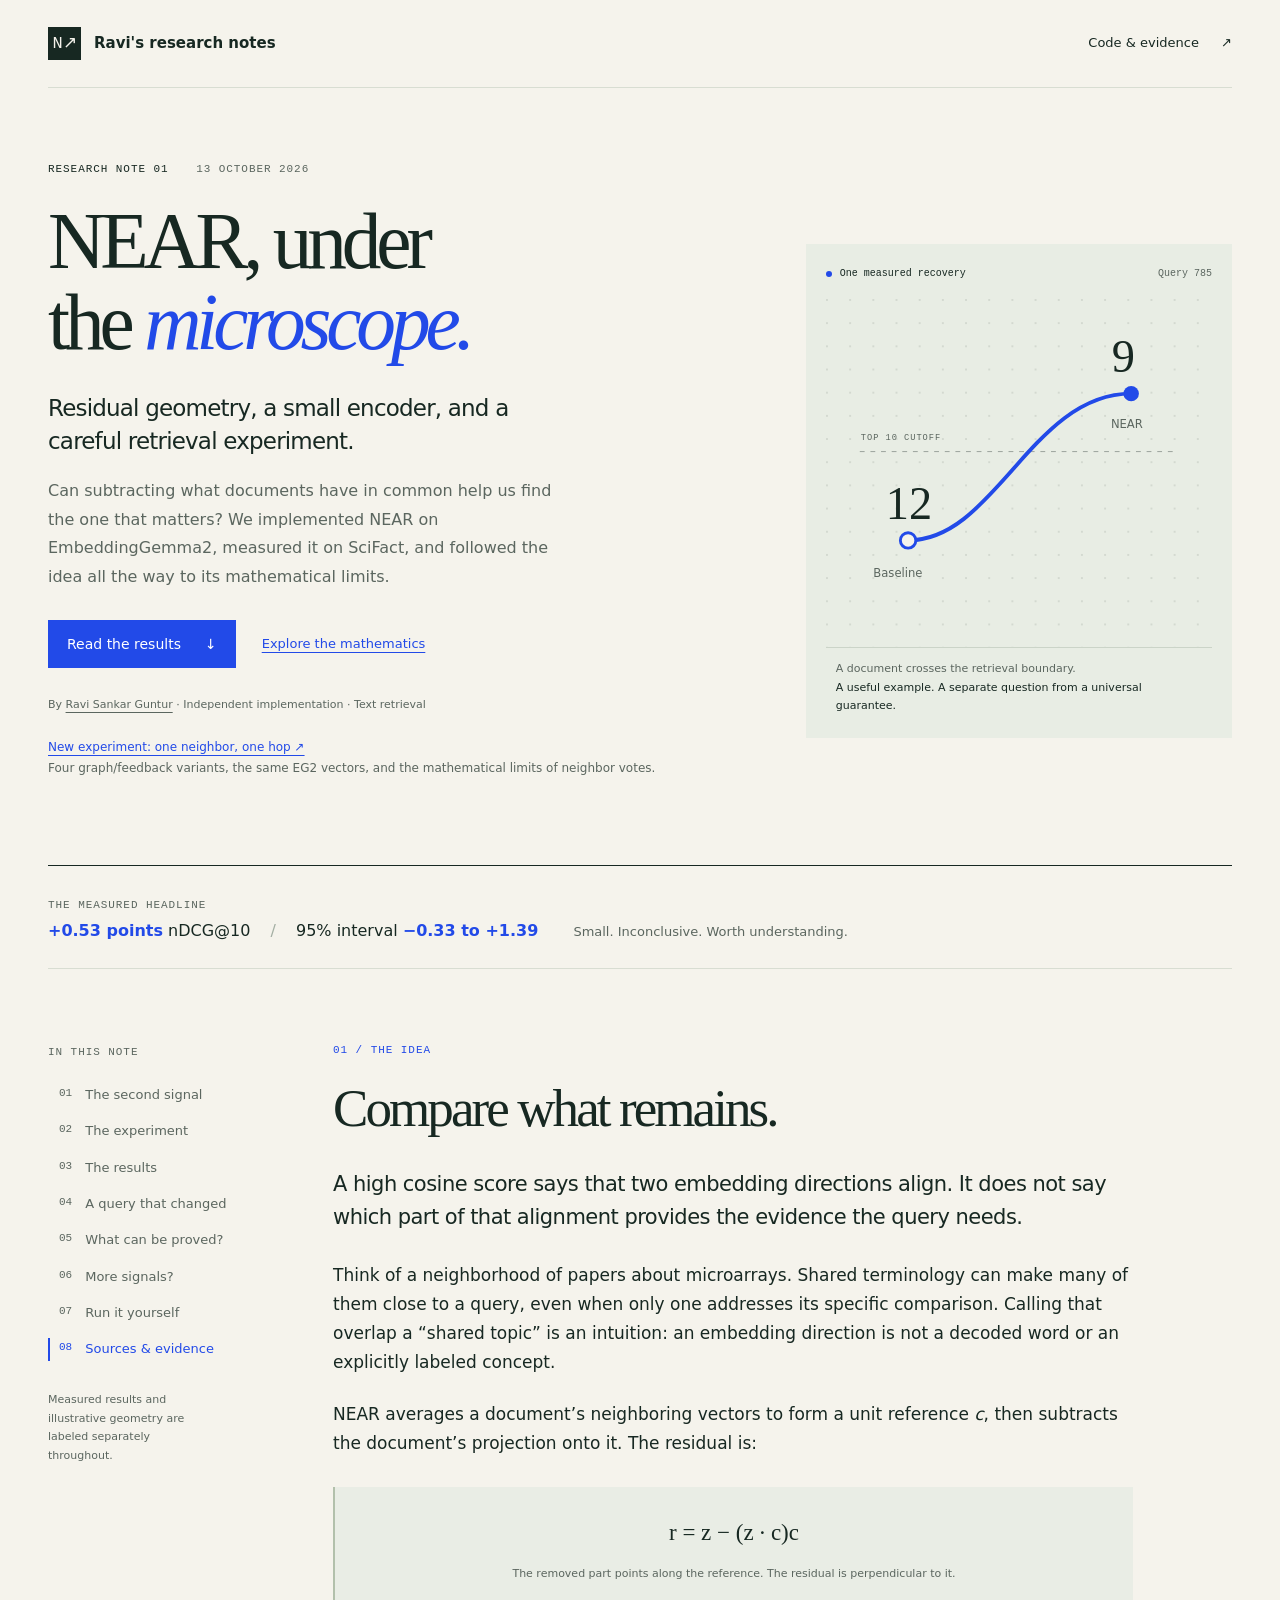
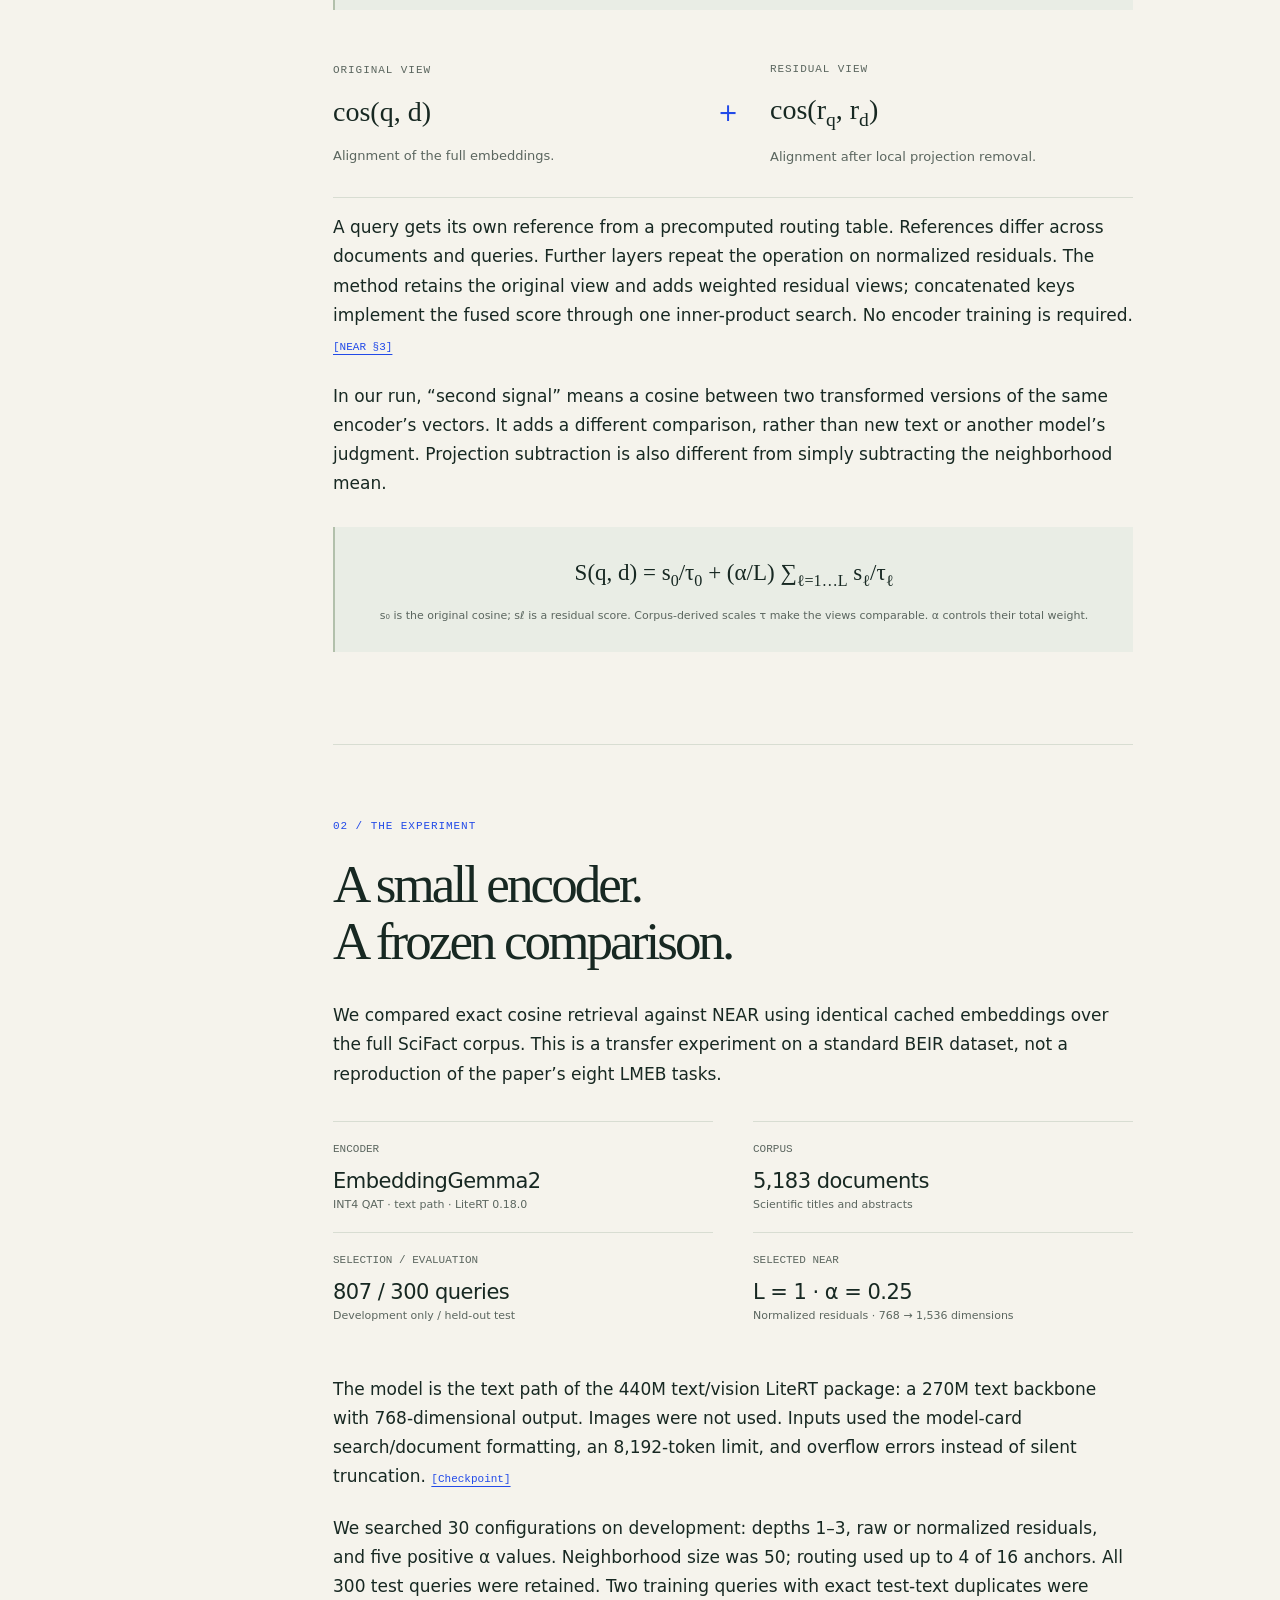
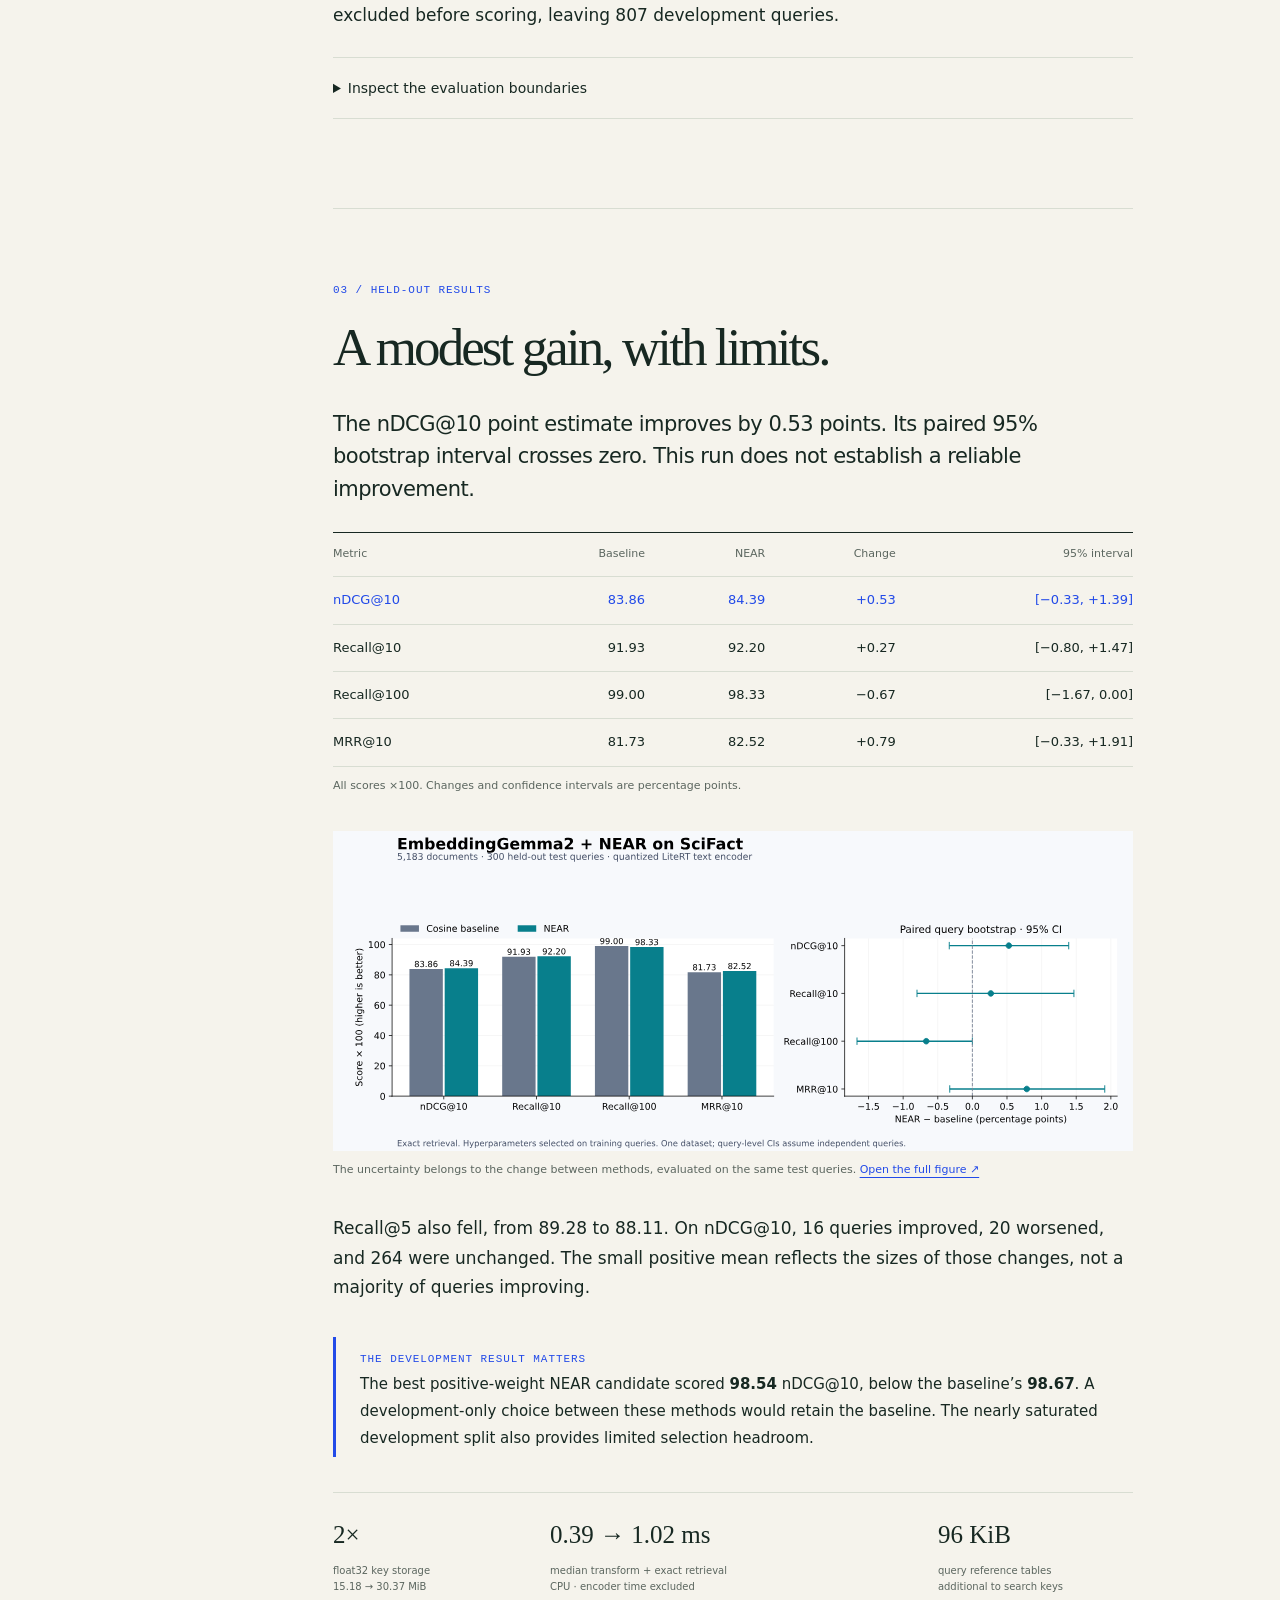
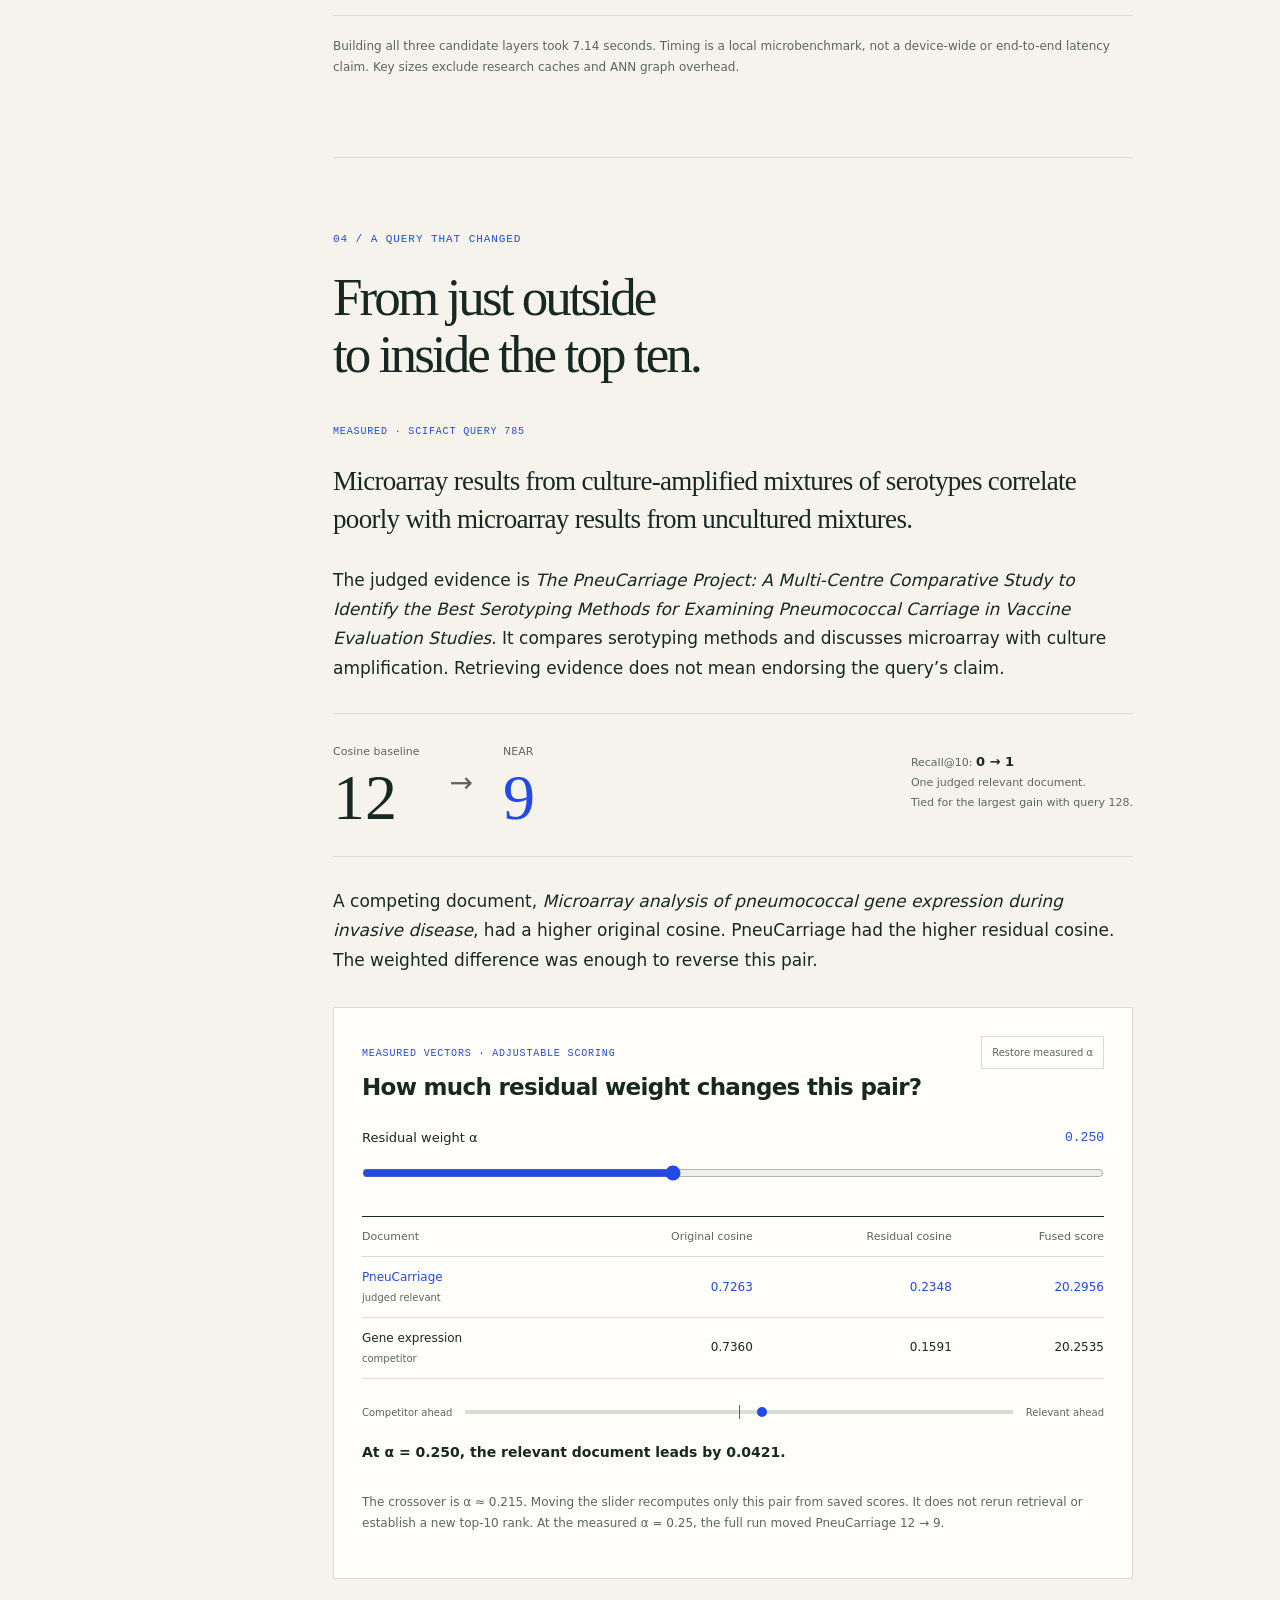
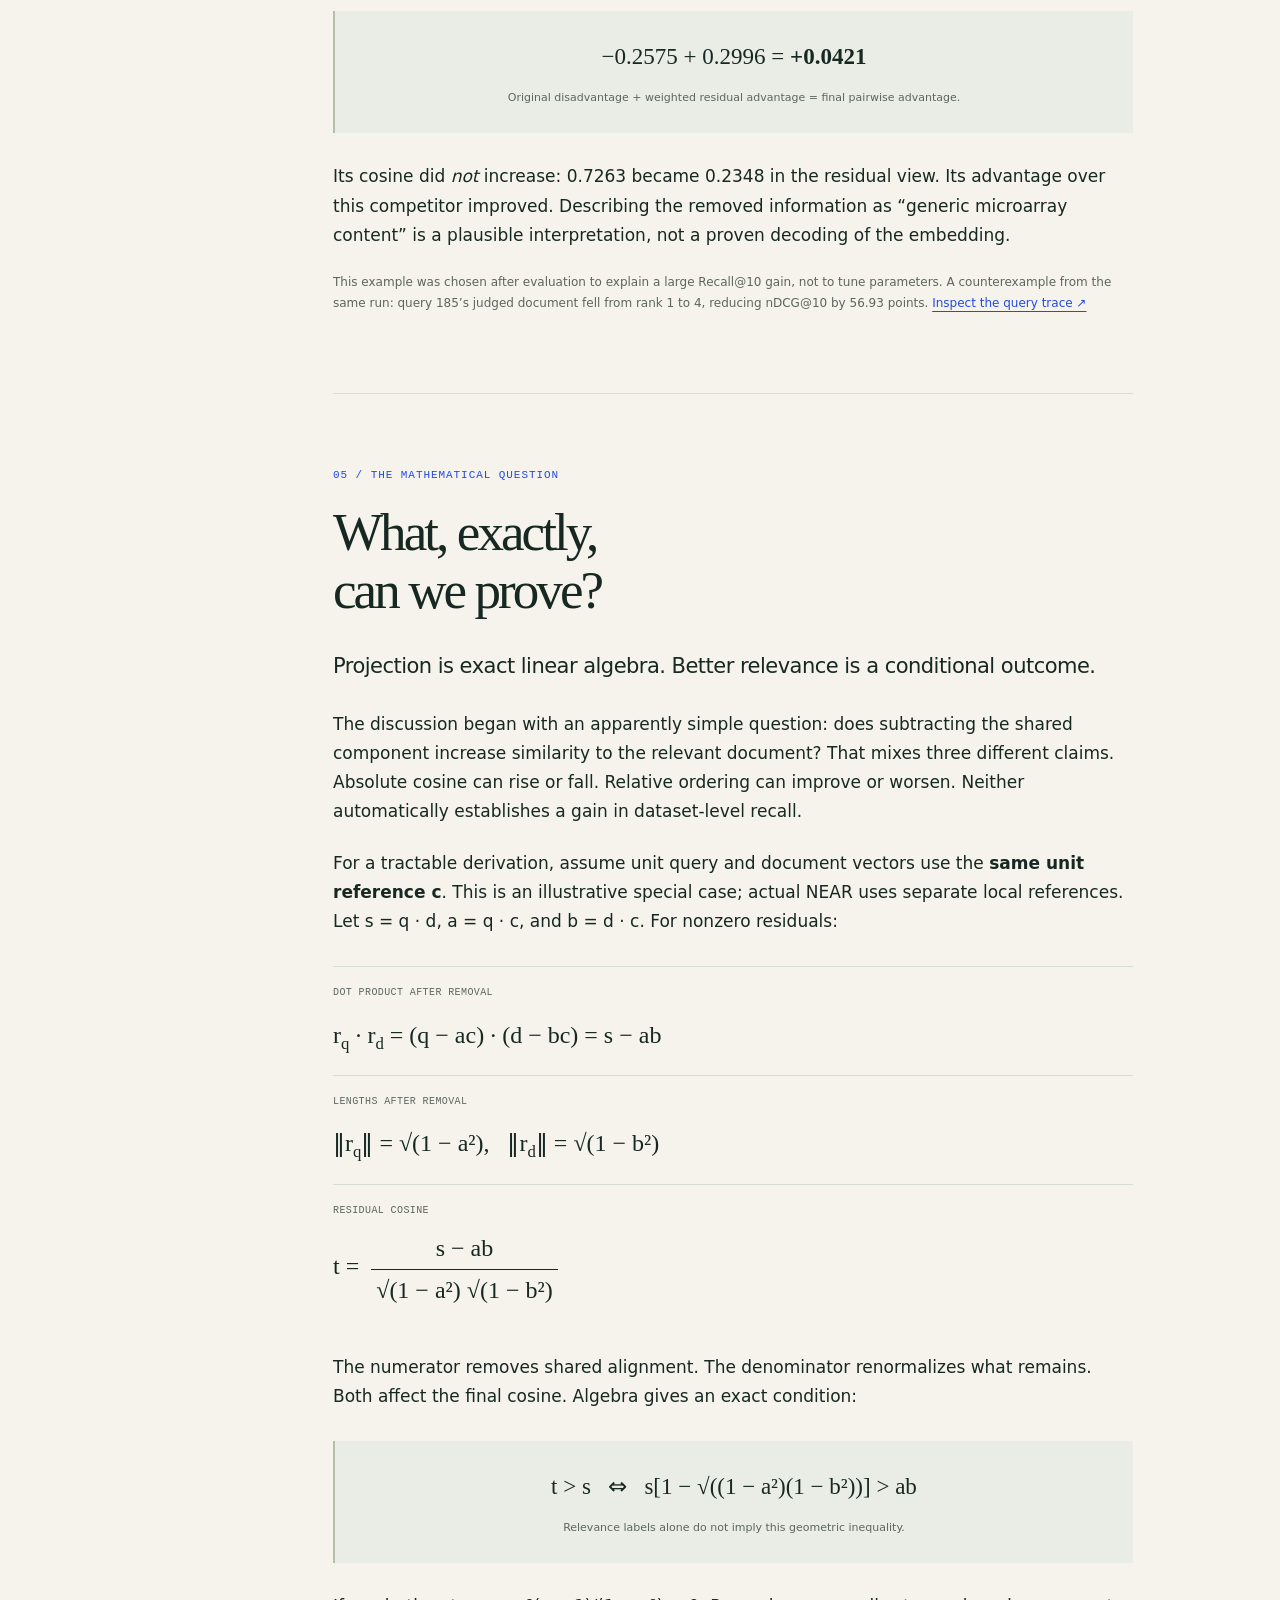
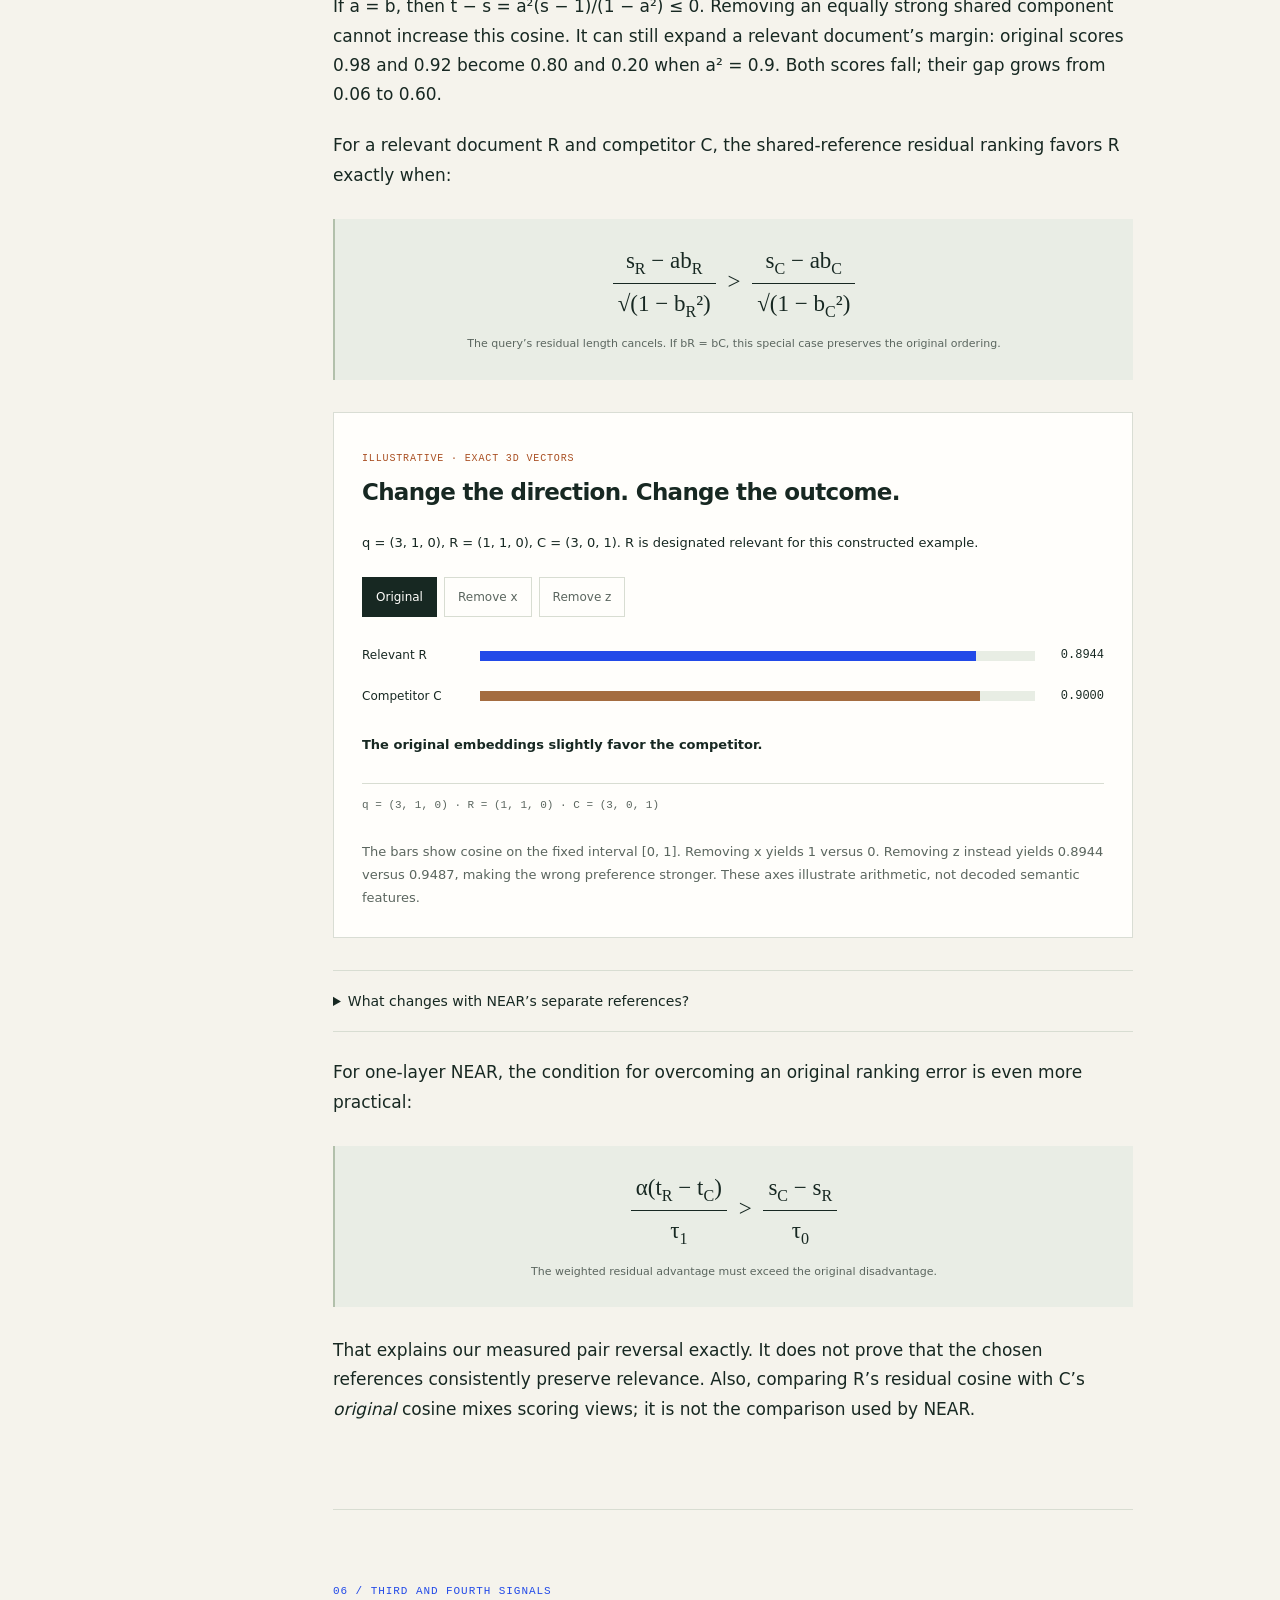
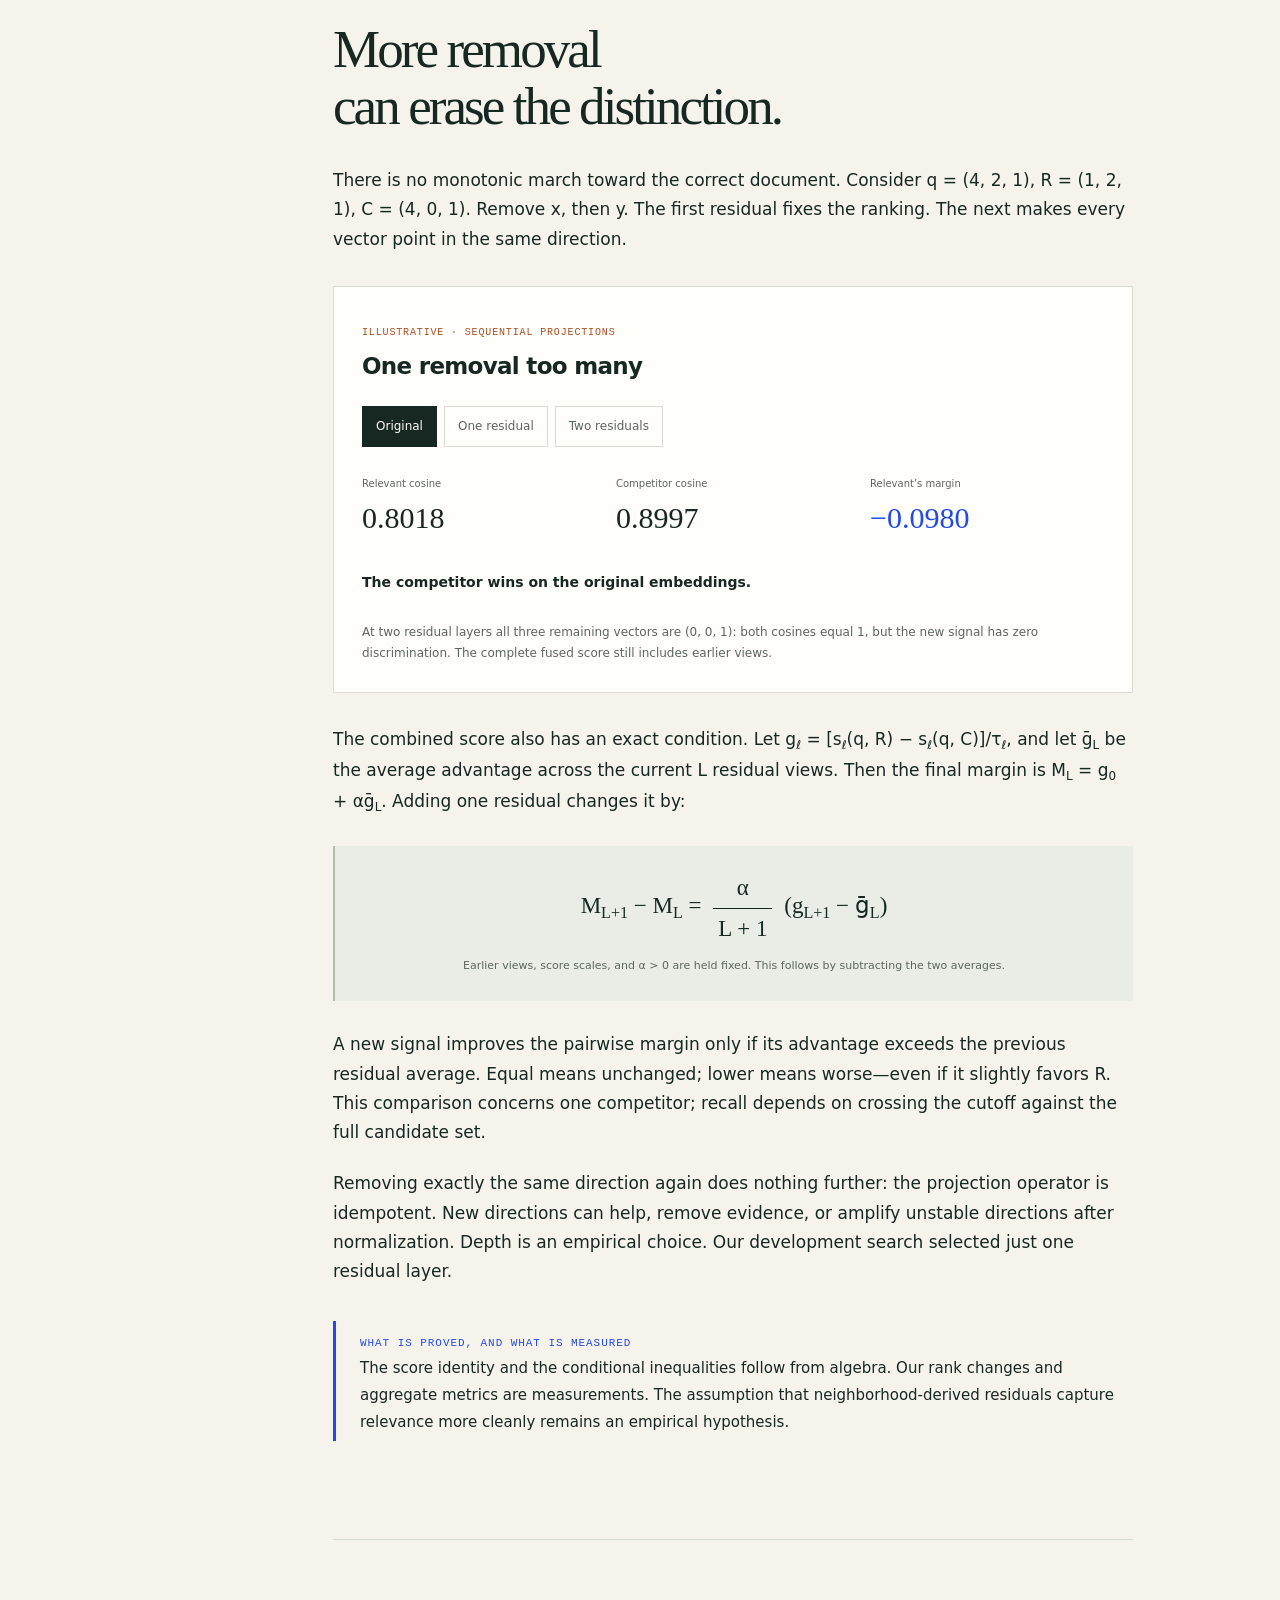
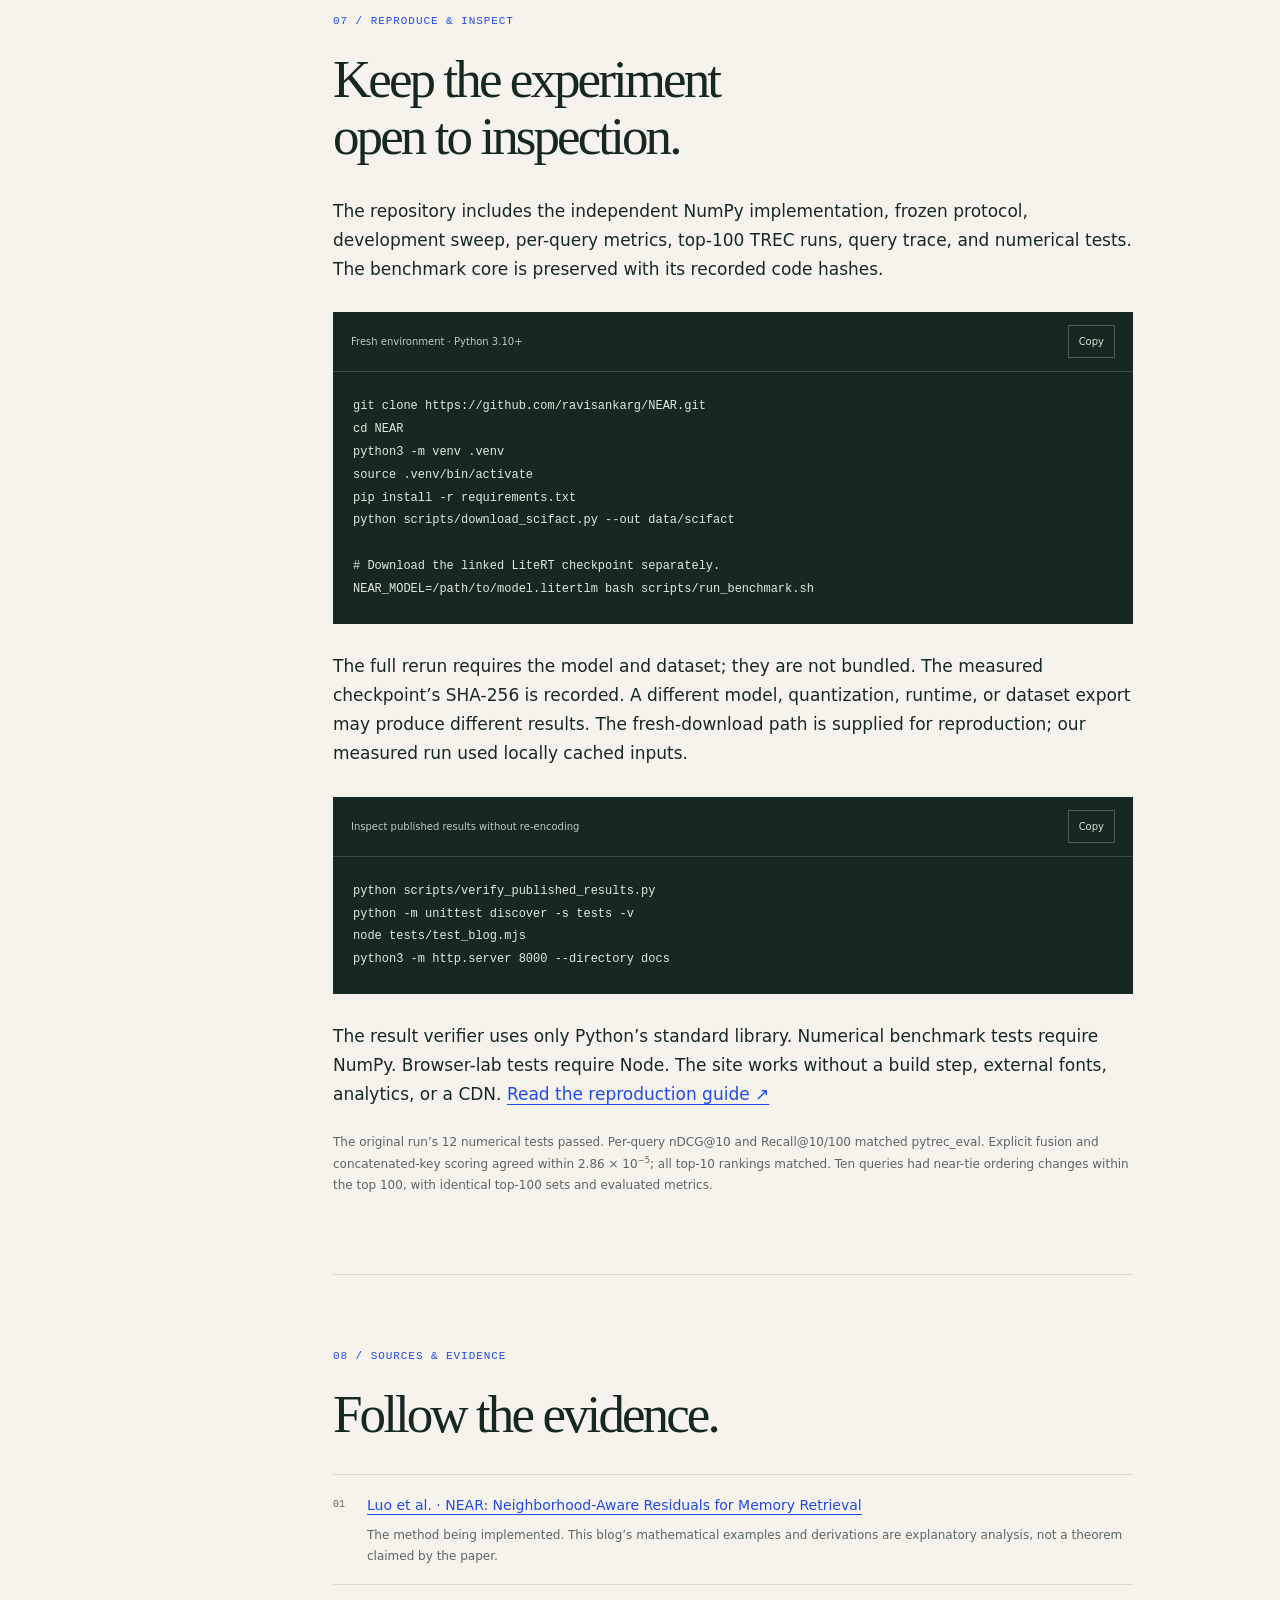
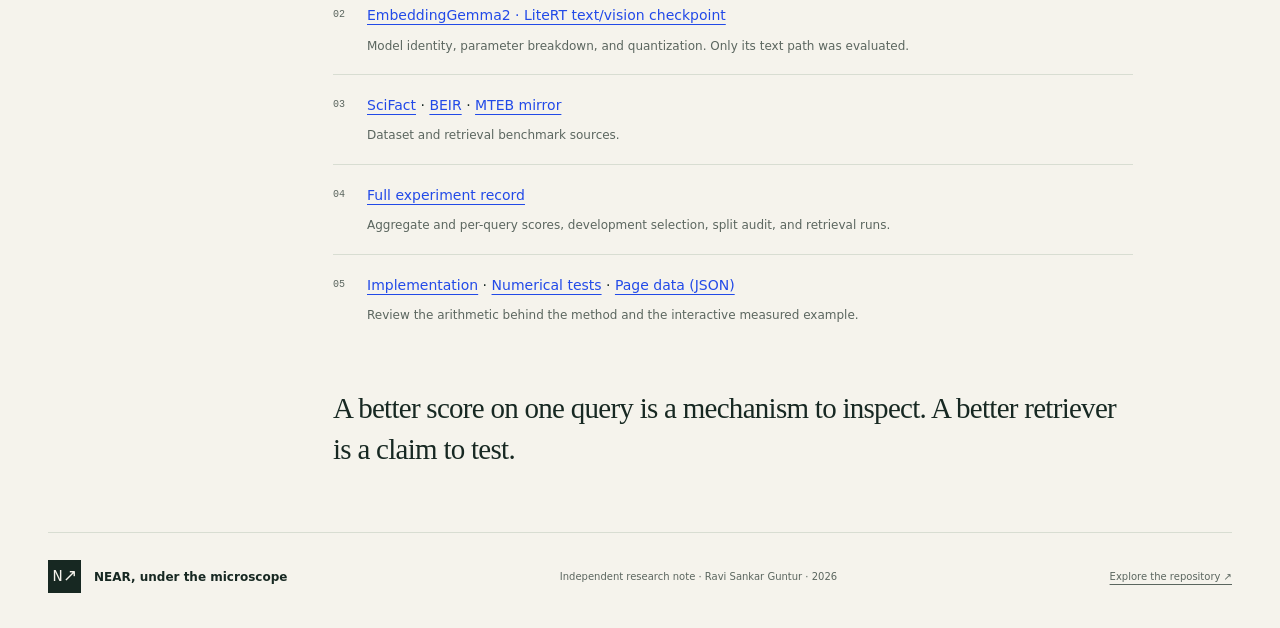
<file: docs/index.html>
<!doctype html>
<html lang="en">
<head>
  <meta charset="utf-8">
  <meta name="viewport" content="width=device-width, initial-scale=1">
  <meta name="theme-color" content="#f5f3ec">
  <title>NEAR, under the microscope — residual retrieval with EmbeddingGemma2</title>
  <meta name="description" content="A reproducible SciFact experiment: NEAR on EmbeddingGemma2, one rank-12 to rank-9 recovery, and a mathematical account of when residual similarity helps or hurts.">
  <meta property="og:title" content="NEAR, under the microscope">
  <meta property="og:description" content="Residual geometry. A small encoder. A careful retrieval experiment. Explore the results, the working example, and the limits of the mathematics.">
  <meta property="og:type" content="article">
  <link rel="canonical" href="https://ravisankarg.github.io/NEAR/">
  <link rel="icon" href="favicon.svg" type="image/svg+xml">
  <link rel="stylesheet" href="styles.css">
  <script type="module" src="app.mjs"></script>
</head>
<body>
<a class="skip" href="#article">Skip to article</a>
<header class="masthead wrap">
  <a class="wordmark" href="#top"><span class="mark" aria-hidden="true">N↗</span> Ravi's research notes</a>
  <a class="source-link" href="https://github.com/ravisankarg/NEAR">Code &amp; evidence <span aria-hidden="true">↗</span></a>
</header>
<main id="top">
  <section class="hero wrap" aria-labelledby="title">
    <div class="hero-copy">
      <p class="eyebrow">Research note 01 <span>13 October 2026</span></p>
      <h1 id="title">NEAR, under<br>the <em>microscope.</em></h1>
      <p class="dek">Residual geometry, a small encoder, and a careful retrieval experiment.</p>
      <p class="hero-summary">Can subtracting what documents have in common help us find the one that matters? We implemented NEAR on EmbeddingGemma2, measured it on SciFact, and followed the idea all the way to its mathematical limits.</p>
      <div class="hero-actions"><a class="button" href="#results">Read the results <span aria-hidden="true">↓</span></a><a href="#proof">Explore the mathematics</a></div>
      <p class="byline">By <a href="https://github.com/ravisankarg">Ravi Sankar Guntur</a> · Independent implementation · Text retrieval</p>
      <p class="small" style="margin-top:22px"><a href="one-hop.html">New experiment: one neighbor, one hop ↗</a><br>Four graph/feedback variants, the same EG2 vectors, and the mathematical limits of neighbor votes.</p>
    </div>
    <figure class="hero-figure">
      <div class="figure-kicker"><span class="dot"></span> One measured recovery <span>Query 785</span></div>
      <svg viewBox="0 0 400 360" role="img" aria-labelledby="hero-chart-title hero-chart-desc">
        <title id="hero-chart-title">The relevant document moves from rank 12 to rank 9</title>
        <desc id="hero-chart-desc">A single SciFact example: PneuCarriage enters the top ten after NEAR scoring. The line shows rank change, not vector geometry.</desc>
        <defs><pattern id="grid" width="24" height="24" patternUnits="userSpaceOnUse"><circle cx="1" cy="1" r="0.8" fill="#b9beb6"/></pattern></defs>
        <rect x="0" y="0" width="400" height="360" fill="url(#grid)"/>
        <line x1="35" x2="365" y1="158" y2="158" stroke="#99a19a" stroke-dasharray="5 6"/>
        <text x="36" y="146" class="hero-svg-small">TOP 10 CUTOFF</text>
        <path d="M85 250 C175 250 213 98 316 98" fill="none" stroke="#224ae8" stroke-width="4"/>
        <circle cx="85" cy="250" r="8" fill="#f5f3ec" stroke="#224ae8" stroke-width="3"/>
        <circle cx="316" cy="98" r="8" fill="#224ae8"/>
        <text x="62" y="228" class="hero-svg-rank">12</text>
        <text x="296" y="76" class="hero-svg-rank">9</text>
        <text x="49" y="288" class="hero-svg-label">Baseline</text>
        <text x="295" y="134" class="hero-svg-label">NEAR</text>
      </svg>
      <figcaption>A document crosses the retrieval boundary.<br><strong>A useful example. A separate question from a universal guarantee.</strong></figcaption>
    </figure>
  </section>
  <div class="finding-strip wrap"><span class="eyebrow">The measured headline</span><p><strong>+0.53 points</strong> nDCG@10 <span class="strip-divider">/</span> 95% interval <strong>−0.33 to +1.39</strong> <span class="strip-note">Small. Inconclusive. Worth understanding.</span></p></div>
  <div class="reading-layout wrap">
    <aside class="contents" aria-label="On this page"><p class="eyebrow">In this note</p><nav><a href="#idea">01 <span>The second signal</span></a><a href="#experiment">02 <span>The experiment</span></a><a href="#results">03 <span>The results</span></a><a href="#example">04 <span>A query that changed</span></a><a href="#proof">05 <span>What can be proved?</span></a><a href="#depth">06 <span>More signals?</span></a><a href="#reproduce">07 <span>Run it yourself</span></a><a href="#references">08 <span>Sources &amp; evidence</span></a></nav><p class="contents-note">Measured results and illustrative geometry are labeled separately throughout.</p></aside>
    <article id="article">
      <section id="idea" class="chapter">
        <p class="section-number">01 / The idea</p><h2>Compare what remains.</h2>
        <p class="lead">A high cosine score says that two embedding directions align. It does not say which part of that alignment provides the evidence the query needs.</p>
        <p>Think of a neighborhood of papers about microarrays. Shared terminology can make many of them close to a query, even when only one addresses its specific comparison. Calling that overlap a “shared topic” is an intuition: an embedding direction is not a decoded word or an explicitly labeled concept.</p>
        <p>NEAR averages a document’s neighboring vectors to form a unit reference <var>c</var>, then subtracts the document’s projection onto it. The residual is:</p>
        <div class="equation" role="math" aria-label="r equals z minus the dot product of z and c times c"><span>r = z − (z · c)c</span><small>The removed part points along the reference. The residual is perpendicular to it.</small></div>
        <div class="mechanism"><div><span class="step-label">Original view</span><strong>cos(q, d)</strong><p>Alignment of the full embeddings.</p></div><span class="mechanism-plus" aria-hidden="true">+</span><div><span class="step-label">Residual view</span><strong>cos(r<sub>q</sub>, r<sub>d</sub>)</strong><p>Alignment after local projection removal.</p></div></div>
        <p>A query gets its own reference from a precomputed routing table. References differ across documents and queries. Further layers repeat the operation on normalized residuals. The method retains the original view and adds weighted residual views; concatenated keys implement the fused score through one inner-product search. No encoder training is required. <a class="citation" href="https://arxiv.org/html/2610.13314v1#S3">[NEAR §3]</a></p>
        <p>In our run, “second signal” means a cosine between two transformed versions of the same encoder’s vectors. It adds a different comparison, rather than new text or another model’s judgment. Projection subtraction is also different from simply subtracting the neighborhood mean.</p>
        <div class="equation" role="math" aria-label="S equals s zero divided by tau zero plus alpha over L times the sum of s ell divided by tau ell"><span>S(q, d) = s<sub>0</sub>/τ<sub>0</sub> + (α/L) ∑<sub>ℓ=1…L</sub> s<sub>ℓ</sub>/τ<sub>ℓ</sub></span><small>s₀ is the original cosine; sℓ is a residual score. Corpus-derived scales τ make the views comparable. α controls their total weight.</small></div>
      </section>
      <section id="experiment" class="chapter">
        <p class="section-number">02 / The experiment</p><h2>A small encoder.<br>A frozen comparison.</h2>
        <p>We compared exact cosine retrieval against NEAR using identical cached embeddings over the full SciFact corpus. This is a transfer experiment on a standard BEIR dataset, not a reproduction of the paper’s eight LMEB tasks.</p>
        <dl class="protocol-grid"><div><dt>Encoder</dt><dd>EmbeddingGemma2<small>INT4 QAT · text path · LiteRT 0.18.0</small></dd></div><div><dt>Corpus</dt><dd>5,183 documents<small>Scientific titles and abstracts</small></dd></div><div><dt>Selection / evaluation</dt><dd>807 / 300 queries<small>Development only / held-out test</small></dd></div><div><dt>Selected NEAR</dt><dd>L = 1 · α = 0.25<small>Normalized residuals · 768 → 1,536 dimensions</small></dd></div></dl>
        <p>The model is the text path of the 440M text/vision LiteRT package: a 270M text backbone with 768-dimensional output. Images were not used. Inputs used the model-card search/document formatting, an 8,192-token limit, and overflow errors instead of silent truncation. <a class="citation" href="https://huggingface.co/litert-community/embeddinggemma-2-text-vision-440m-litert-lm">[Checkpoint]</a></p>
        <p>We searched 30 configurations on development: depths 1–3, raw or normalized residuals, and five positive α values. Neighborhood size was 50; routing used up to 4 of 16 anchors. All 300 test queries were retained. Two training queries with exact test-text duplicates were excluded before scoring, leaving 807 development queries.</p>
        <details><summary>Inspect the evaluation boundaries</summary><ul><li>The document bank is shared between development and test. Queries are held out; related claims can share evidence.</li><li>Hyperparameters were selected before test scoring. No test relevance judgments selected the configuration.</li><li>Clustering uses seeded spherical k-means++, three restarts, and at most 100 iterations. These implementation choices fill details unspecified by the paper.</li><li>Bootstrap intervals use 10,000 paired query resamples with a fixed selected configuration. Related claims may be dependent; selection uncertainty is not included.</li><li>Pretraining exposure to SciFact is unknown. The full-precision backend and optional HNSW branch were not evaluated in this run.</li></ul><a href="https://github.com/ravisankarg/NEAR/blob/main/configs/scifact.json">Read the full frozen protocol ↗</a></details>
      </section>
      <section id="results" class="chapter">
        <p class="section-number">03 / Held-out results</p><h2>A modest gain, with limits.</h2>
        <p class="lead">The nDCG@10 point estimate improves by 0.53 points. Its paired 95% bootstrap interval crosses zero. This run does not establish a reliable improvement.</p>
        <div class="table-scroll" tabindex="0" role="region" aria-label="Benchmark metrics; scroll horizontally on narrow screens"><table><caption>All scores ×100. Changes and confidence intervals are percentage points.</caption><thead><tr><th scope="col">Metric</th><th scope="col">Baseline</th><th scope="col">NEAR</th><th scope="col">Change</th><th scope="col">95% interval</th></tr></thead><tbody id="metrics-body"><tr><th scope="row">nDCG@10</th><td>83.86</td><td>84.39</td><td>+0.53</td><td>[−0.33, +1.39]</td></tr><tr><th scope="row">Recall@10</th><td>91.93</td><td>92.20</td><td>+0.27</td><td>[−0.80, +1.47]</td></tr><tr><th scope="row">Recall@100</th><td>99.00</td><td>98.33</td><td>−0.67</td><td>[−1.67, 0.00]</td></tr><tr><th scope="row">MRR@10</th><td>81.73</td><td>82.52</td><td>+0.79</td><td>[−0.33, +1.91]</td></tr></tbody></table></div>
        <figure class="result-figure"><img src="data/comparison.svg" width="1260" height="560" alt="Measured baseline versus NEAR metrics, with paired confidence intervals for their changes" loading="lazy"><figcaption>The uncertainty belongs to the change between methods, evaluated on the same test queries. <a href="data/comparison.svg">Open the full figure ↗</a></figcaption></figure>
        <p>Recall@5 also fell, from 89.28 to 88.11. On nDCG@10, 16 queries improved, 20 worsened, and 264 were unchanged. The small positive mean reflects the sizes of those changes, not a majority of queries improving.</p>
        <aside class="editor-note"><span class="eyebrow">The development result matters</span><p>The best positive-weight NEAR candidate scored <strong>98.54</strong> nDCG@10, below the baseline’s <strong>98.67</strong>. A development-only choice between these methods would retain the baseline. The nearly saturated development split also provides limited selection headroom.</p></aside>
        <div class="costs"><div><strong>2×</strong><span>float32 key storage<br>15.18 → 30.37 MiB</span></div><div><strong>0.39 → 1.02 ms</strong><span>median transform + exact retrieval<br>CPU · encoder time excluded</span></div><div><strong>96 KiB</strong><span>query reference tables<br>additional to search keys</span></div></div>
        <p class="small">Building all three candidate layers took 7.14 seconds. Timing is a local microbenchmark, not a device-wide or end-to-end latency claim. Key sizes exclude research caches and ANN graph overhead.</p>
      </section>
      <section id="example" class="chapter">
        <p class="section-number">04 / A query that changed</p><h2>From just outside<br>to inside the top ten.</h2>
        <span class="evidence-label">Measured · SciFact query 785</span>
        <blockquote>Microarray results from culture-amplified mixtures of serotypes correlate poorly with microarray results from uncultured mixtures.</blockquote>
        <p>The judged evidence is <cite>The PneuCarriage Project: A Multi-Centre Comparative Study to Identify the Best Serotyping Methods for Examining Pneumococcal Carriage in Vaccine Evaluation Studies</cite>. It compares serotyping methods and discusses microarray with culture amplification. Retrieving evidence does not mean endorsing the query’s claim.</p>
        <div class="rank-story"><div><small>Cosine baseline</small><strong>12</strong></div><span aria-hidden="true">→</span><div><small>NEAR</small><strong>9</strong></div><p>Recall@10: <strong>0 → 1</strong><br>One judged relevant document.<br>Tied for the largest gain with query 128.</p></div>
        <p>A competing document, <cite>Microarray analysis of pneumococcal gene expression during invasive disease</cite>, had a higher original cosine. PneuCarriage had the higher residual cosine. The weighted difference was enough to reverse this pair.</p>
        <div class="lab measured-lab" id="query-lab"><div class="lab-heading"><div><span class="evidence-label">Measured vectors · adjustable scoring</span><h3>How much residual weight changes this pair?</h3></div><button type="button" id="reset-alpha" class="quiet-button">Restore measured α</button></div><label class="range-label" for="alpha">Residual weight α <output id="alpha-value">0.250</output></label><input id="alpha" type="range" min="0" max="0.6" step="0.005" value="0.25"><div class="table-scroll"><table class="pair-table"><thead><tr><th>Document</th><th>Original cosine</th><th>Residual cosine</th><th>Fused score</th></tr></thead><tbody><tr><th>PneuCarriage <small>judged relevant</small></th><td>0.7263</td><td>0.2348</td><td id="relevant-score">20.2956</td></tr><tr><th>Gene expression <small>competitor</small></th><td>0.7360</td><td>0.1591</td><td id="competitor-score">20.2535</td></tr></tbody></table></div><div class="margin-track" aria-hidden="true"><span>Competitor ahead</span><div><i id="margin-indicator"></i></div><span>Relevant ahead</span></div><p id="pair-status" class="lab-result" aria-live="polite">At α = 0.250, the relevant document leads by 0.0421.</p><p class="small">The crossover is α ≈ 0.215. Moving the slider recomputes only this pair from saved scores. It does not rerun retrieval or establish a new top-10 rank. At the measured α = 0.25, the full run moved PneuCarriage 12 → 9.</p><noscript><p>The interactive comparison requires JavaScript. At the measured α, the original disadvantage is −0.2575 and the residual advantage is +0.2996, giving +0.0421 overall.</p></noscript></div>
        <div class="equation"><span>−0.2575 + 0.2996 = <strong>+0.0421</strong></span><small>Original disadvantage + weighted residual advantage = final pairwise advantage.</small></div>
        <p>Its cosine did <em>not</em> increase: 0.7263 became 0.2348 in the residual view. Its advantage over this competitor improved. Describing the removed information as “generic microarray content” is a plausible interpretation, not a proven decoding of the embedding.</p>
        <p class="small">This example was chosen after evaluation to explain a large Recall@10 gain, not to tune parameters. A counterexample from the same run: query 185’s judged document fell from rank 1 to 4, reducing nDCG@10 by 56.93 points. <a href="https://github.com/ravisankarg/NEAR/blob/main/results/scifact_eg2/query_785_trace.json">Inspect the query trace ↗</a></p>
      </section>
      <section id="proof" class="chapter">
        <p class="section-number">05 / The mathematical question</p><h2>What, exactly,<br>can we prove?</h2>
        <p class="lead">Projection is exact linear algebra. Better relevance is a conditional outcome.</p>
        <p>The discussion began with an apparently simple question: does subtracting the shared component increase similarity to the relevant document? That mixes three different claims. Absolute cosine can rise or fall. Relative ordering can improve or worsen. Neither automatically establishes a gain in dataset-level recall.</p>
        <p>For a tractable derivation, assume unit query and document vectors use the <strong>same unit reference c</strong>. This is an illustrative special case; actual NEAR uses separate local references. Let s = q · d, a = q · c, and b = d · c. For nonzero residuals:</p>
        <div class="derivation"><div><span class="derivation-label">Dot product after removal</span><span class="formula">r<sub>q</sub> · r<sub>d</sub> = (q − ac) · (d − bc) = s − ab</span></div><div><span class="derivation-label">Lengths after removal</span><span class="formula">‖r<sub>q</sub>‖ = √(1 − a²), &nbsp; ‖r<sub>d</sub>‖ = √(1 − b²)</span></div><div><span class="derivation-label">Residual cosine</span><span class="formula">t = <span class="fraction"><span>s − ab</span><span>√(1 − a²) √(1 − b²)</span></span></span></div></div>
        <p>The numerator removes shared alignment. The denominator renormalizes what remains. Both affect the final cosine. Algebra gives an exact condition:</p>
        <div class="equation"><span>t &gt; s &nbsp; ⇔ &nbsp; s[1 − √((1 − a²)(1 − b²))] &gt; ab</span><small>Relevance labels alone do not imply this geometric inequality.</small></div>
        <p>If a = b, then t − s = a²(s − 1)/(1 − a²) ≤ 0. Removing an equally strong shared component cannot increase this cosine. It can still expand a relevant document’s margin: original scores 0.98 and 0.92 become 0.80 and 0.20 when a² = 0.9. Both scores fall; their gap grows from 0.06 to 0.60.</p>
        <p>For a relevant document R and competitor C, the shared-reference residual ranking favors R exactly when:</p>
        <div class="equation"><span><span class="fraction"><span>s<sub>R</sub> − ab<sub>R</sub></span><span>√(1 − b<sub>R</sub>²)</span></span> &gt; <span class="fraction"><span>s<sub>C</sub> − ab<sub>C</sub></span><span>√(1 − b<sub>C</sub>²)</span></span></span><small>The query’s residual length cancels. If bR = bC, this special case preserves the original ordering.</small></div>
        <div class="lab geometry-lab"><div class="lab-heading"><div><span class="evidence-label illustrative">Illustrative · exact 3D vectors</span><h3>Change the direction. Change the outcome.</h3></div></div><p>q = (3, 1, 0), R = (1, 1, 0), C = (3, 0, 1). R is designated relevant for this constructed example.</p><div class="segmented" role="group" aria-label="Projection reference"><button type="button" data-projection="original" aria-pressed="true">Original</button><button type="button" data-projection="x" aria-pressed="false">Remove x</button><button type="button" data-projection="z" aria-pressed="false">Remove z</button></div><div class="cosine-bars"><div><span>Relevant R</span><div class="bar-track"><i id="toy-relevant-bar"></i></div><output id="toy-relevant">0.8944</output></div><div><span>Competitor C</span><div class="bar-track competitor"><i id="toy-competitor-bar"></i></div><output id="toy-competitor">0.9000</output></div></div><p id="toy-status" class="lab-result" aria-live="polite">The original embeddings slightly favor the competitor.</p><p id="toy-vectors" class="vector-caption">q = (3, 1, 0) · R = (1, 1, 0) · C = (3, 0, 1)</p><p class="small">The bars show cosine on the fixed interval [0, 1]. Removing x yields 1 versus 0. Removing z instead yields 0.8944 versus 0.9487, making the wrong preference stronger. These axes illustrate arithmetic, not decoded semantic features.</p></div>
        <details><summary>What changes with NEAR’s separate references?</summary><p>Set a = q · c<sub>q</sub> and b = d · c<sub>d</sub>. Expanding the actual residual dot product gives:</p><div class="equation"><span>r<sub>q</sub> · r<sub>d</sub> = q · d − b(q · c<sub>d</sub>) − a(d · c<sub>q</sub>) + ab(c<sub>q</sub> · c<sub>d</sub>)</span></div><p>Divide by √(1 − a²)√(1 − b²) for normalized residual cosine. Extra cross-terms appear; the shared-reference shortcut no longer applies. There is still no relevance guarantee. Zero-length residuals have undefined mathematical cosine; the implementation maps them to zero vectors for numerical stability.</p></details>
        <p>For one-layer NEAR, the condition for overcoming an original ranking error is even more practical:</p>
        <div class="equation"><span><span class="fraction"><span>α(t<sub>R</sub> − t<sub>C</sub>)</span><span>τ<sub>1</sub></span></span> &gt; <span class="fraction"><span>s<sub>C</sub> − s<sub>R</sub></span><span>τ<sub>0</sub></span></span></span><small>The weighted residual advantage must exceed the original disadvantage.</small></div>
        <p>That explains our measured pair reversal exactly. It does not prove that the chosen references consistently preserve relevance. Also, comparing R’s residual cosine with C’s <em>original</em> cosine mixes scoring views; it is not the comparison used by NEAR.</p>
      </section>
      <section id="depth" class="chapter">
        <p class="section-number">06 / Third and fourth signals</p><h2>More removal<br>can erase the distinction.</h2>
        <p>There is no monotonic march toward the correct document. Consider q = (4, 2, 1), R = (1, 2, 1), C = (4, 0, 1). Remove x, then y. The first residual fixes the ranking. The next makes every vector point in the same direction.</p>
        <div class="lab"><div class="lab-heading"><div><span class="evidence-label illustrative">Illustrative · sequential projections</span><h3>One removal too many</h3></div></div><div class="segmented" role="group" aria-label="Number of residual layers"><button type="button" data-depth="0" aria-pressed="true">Original</button><button type="button" data-depth="1" aria-pressed="false">One residual</button><button type="button" data-depth="2" aria-pressed="false">Two residuals</button></div><div class="depth-display"><div><span>Relevant cosine</span><strong id="depth-relevant">0.8018</strong></div><div><span>Competitor cosine</span><strong id="depth-competitor">0.8997</strong></div><div><span>Relevant’s margin</span><strong id="depth-margin">−0.0980</strong></div></div><p id="depth-status" class="lab-result" aria-live="polite">The competitor wins on the original embeddings.</p><p class="small">At two residual layers all three remaining vectors are (0, 0, 1): both cosines equal 1, but the new signal has zero discrimination. The complete fused score still includes earlier views.</p></div>
        <p>The combined score also has an exact condition. Let g<sub>ℓ</sub> = [s<sub>ℓ</sub>(q, R) − s<sub>ℓ</sub>(q, C)]/τ<sub>ℓ</sub>, and let ḡ<sub>L</sub> be the average advantage across the current L residual views. Then the final margin is M<sub>L</sub> = g<sub>0</sub> + αḡ<sub>L</sub>. Adding one residual changes it by:</p>
        <div class="equation"><span>M<sub>L+1</sub> − M<sub>L</sub> = <span class="fraction"><span>α</span><span>L + 1</span></span> (g<sub>L+1</sub> − ḡ<sub>L</sub>)</span><small>Earlier views, score scales, and α &gt; 0 are held fixed. This follows by subtracting the two averages.</small></div>
        <p>A new signal improves the pairwise margin only if its advantage exceeds the previous residual average. Equal means unchanged; lower means worse—even if it slightly favors R. This comparison concerns one competitor; recall depends on crossing the cutoff against the full candidate set.</p>
        <p>Removing exactly the same direction again does nothing further: the projection operator is idempotent. New directions can help, remove evidence, or amplify unstable directions after normalization. Depth is an empirical choice. Our development search selected just one residual layer.</p>
        <aside class="editor-note"><span class="eyebrow">What is proved, and what is measured</span><p>The score identity and the conditional inequalities follow from algebra. Our rank changes and aggregate metrics are measurements. The assumption that neighborhood-derived residuals capture relevance more cleanly remains an empirical hypothesis.</p></aside>
      </section>
      <section id="reproduce" class="chapter">
        <p class="section-number">07 / Reproduce &amp; inspect</p><h2>Keep the experiment<br>open to inspection.</h2>
        <p>The repository includes the independent NumPy implementation, frozen protocol, development sweep, per-query metrics, top-100 TREC runs, query trace, and numerical tests. The benchmark core is preserved with its recorded code hashes.</p>
        <div class="code-block"><div><span>Fresh environment · Python 3.10+</span><button type="button" class="copy-button" data-copy="reproduce-code">Copy</button></div><pre id="reproduce-code"><code>git clone https://github.com/ravisankarg/NEAR.git
cd NEAR
python3 -m venv .venv
source .venv/bin/activate
pip install -r requirements.txt
python scripts/download_scifact.py --out data/scifact

# Download the linked LiteRT checkpoint separately.
NEAR_MODEL=/path/to/model.litertlm bash scripts/run_benchmark.sh</code></pre></div>
        <p>The full rerun requires the model and dataset; they are not bundled. The measured checkpoint’s SHA-256 is recorded. A different model, quantization, runtime, or dataset export may produce different results. The fresh-download path is supplied for reproduction; our measured run used locally cached inputs.</p>
        <div class="code-block"><div><span>Inspect published results without re-encoding</span><button type="button" class="copy-button" data-copy="verify-code">Copy</button></div><pre id="verify-code"><code>python scripts/verify_published_results.py
python -m unittest discover -s tests -v
node tests/test_blog.mjs
python3 -m http.server 8000 --directory docs</code></pre></div>
        <p>The result verifier uses only Python’s standard library. Numerical benchmark tests require NumPy. Browser-lab tests require Node. The site works without a build step, external fonts, analytics, or a CDN. <a href="https://github.com/ravisankarg/NEAR#reproduce-the-benchmark">Read the reproduction guide ↗</a></p>
        <p class="small">The original run’s 12 numerical tests passed. Per-query nDCG@10 and Recall@10/100 matched pytrec_eval. Explicit fusion and concatenated-key scoring agreed within 2.86 × 10<sup>−5</sup>; all top-10 rankings matched. Ten queries had near-tie ordering changes within the top 100, with identical top-100 sets and evaluated metrics.</p>
      </section>
      <section id="references" class="chapter references">
        <p class="section-number">08 / Sources &amp; evidence</p><h2>Follow the evidence.</h2>
        <ol><li><a href="https://arxiv.org/html/2610.13314v1">Luo et al. · NEAR: Neighborhood-Aware Residuals for Memory Retrieval</a><span>The method being implemented. This blog’s mathematical examples and derivations are explanatory analysis, not a theorem claimed by the paper.</span></li><li><a href="https://huggingface.co/litert-community/embeddinggemma-2-text-vision-440m-litert-lm">EmbeddingGemma2 · LiteRT text/vision checkpoint</a><span>Model identity, parameter breakdown, and quantization. Only its text path was evaluated.</span></li><li><a href="https://github.com/allenai/scifact">SciFact</a> · <a href="https://github.com/beir-cellar/beir">BEIR</a> · <a href="https://huggingface.co/datasets/mteb/scifact">MTEB mirror</a><span>Dataset and retrieval benchmark sources.</span></li><li><a href="https://github.com/ravisankarg/NEAR/tree/main/results/scifact_eg2">Full experiment record</a><span>Aggregate and per-query scores, development selection, split audit, and retrieval runs.</span></li><li><a href="https://github.com/ravisankarg/NEAR/blob/main/near_retrieval/near.py">Implementation</a> · <a href="https://github.com/ravisankarg/NEAR/blob/main/tests/test_near.py">Numerical tests</a> · <a href="data/experiment.json">Page data (JSON)</a><span>Review the arithmetic behind the method and the interactive measured example.</span></li></ol>
        <p class="closing">A better score on one query is a mechanism to inspect. A better retriever is a claim to test.</p>
      </section>
    </article>
  </div>
</main>
<footer class="wrap"><a class="wordmark" href="#top"><span class="mark" aria-hidden="true">N↗</span> NEAR, under the microscope</a><p>Independent research note · Ravi Sankar Guntur · 2026</p><a href="https://github.com/ravisankarg/NEAR">Explore the repository ↗</a></footer>
<div id="toast" role="status" aria-live="polite"></div>
</body>
</html>
</file>
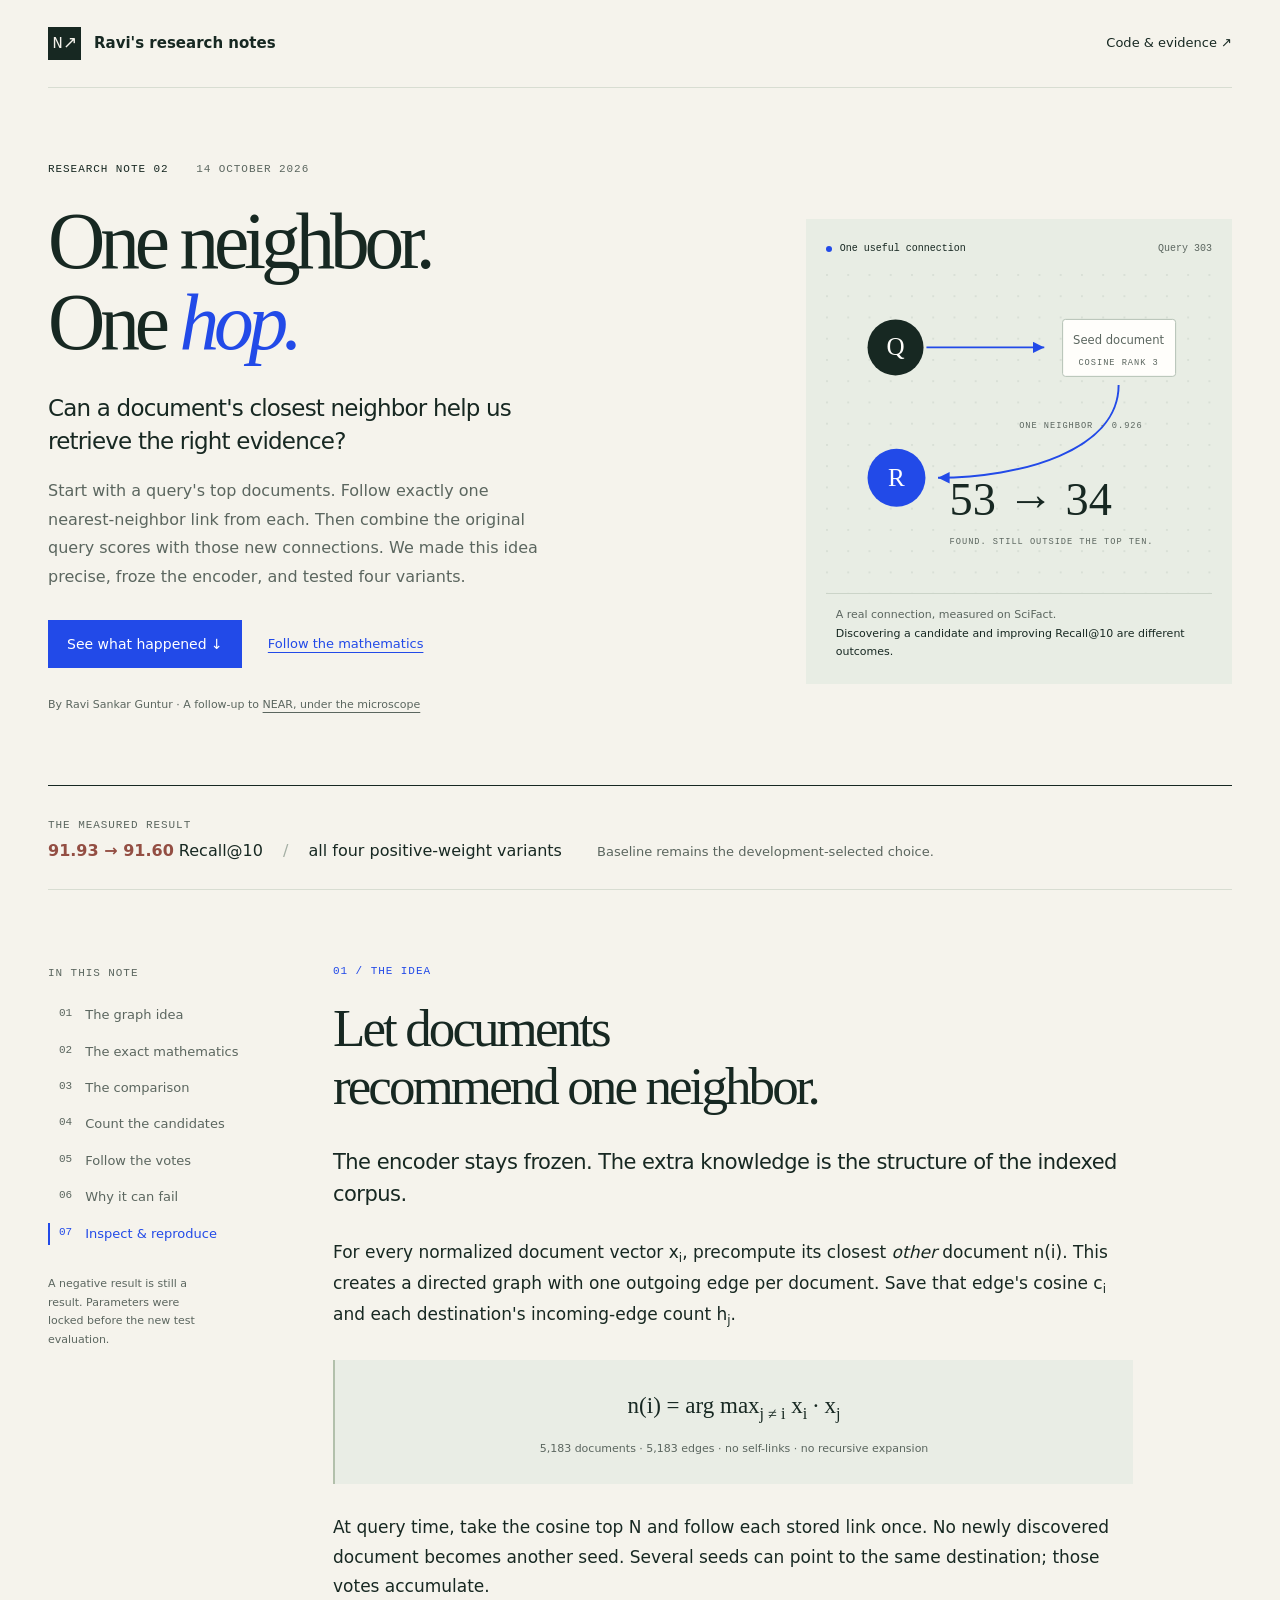
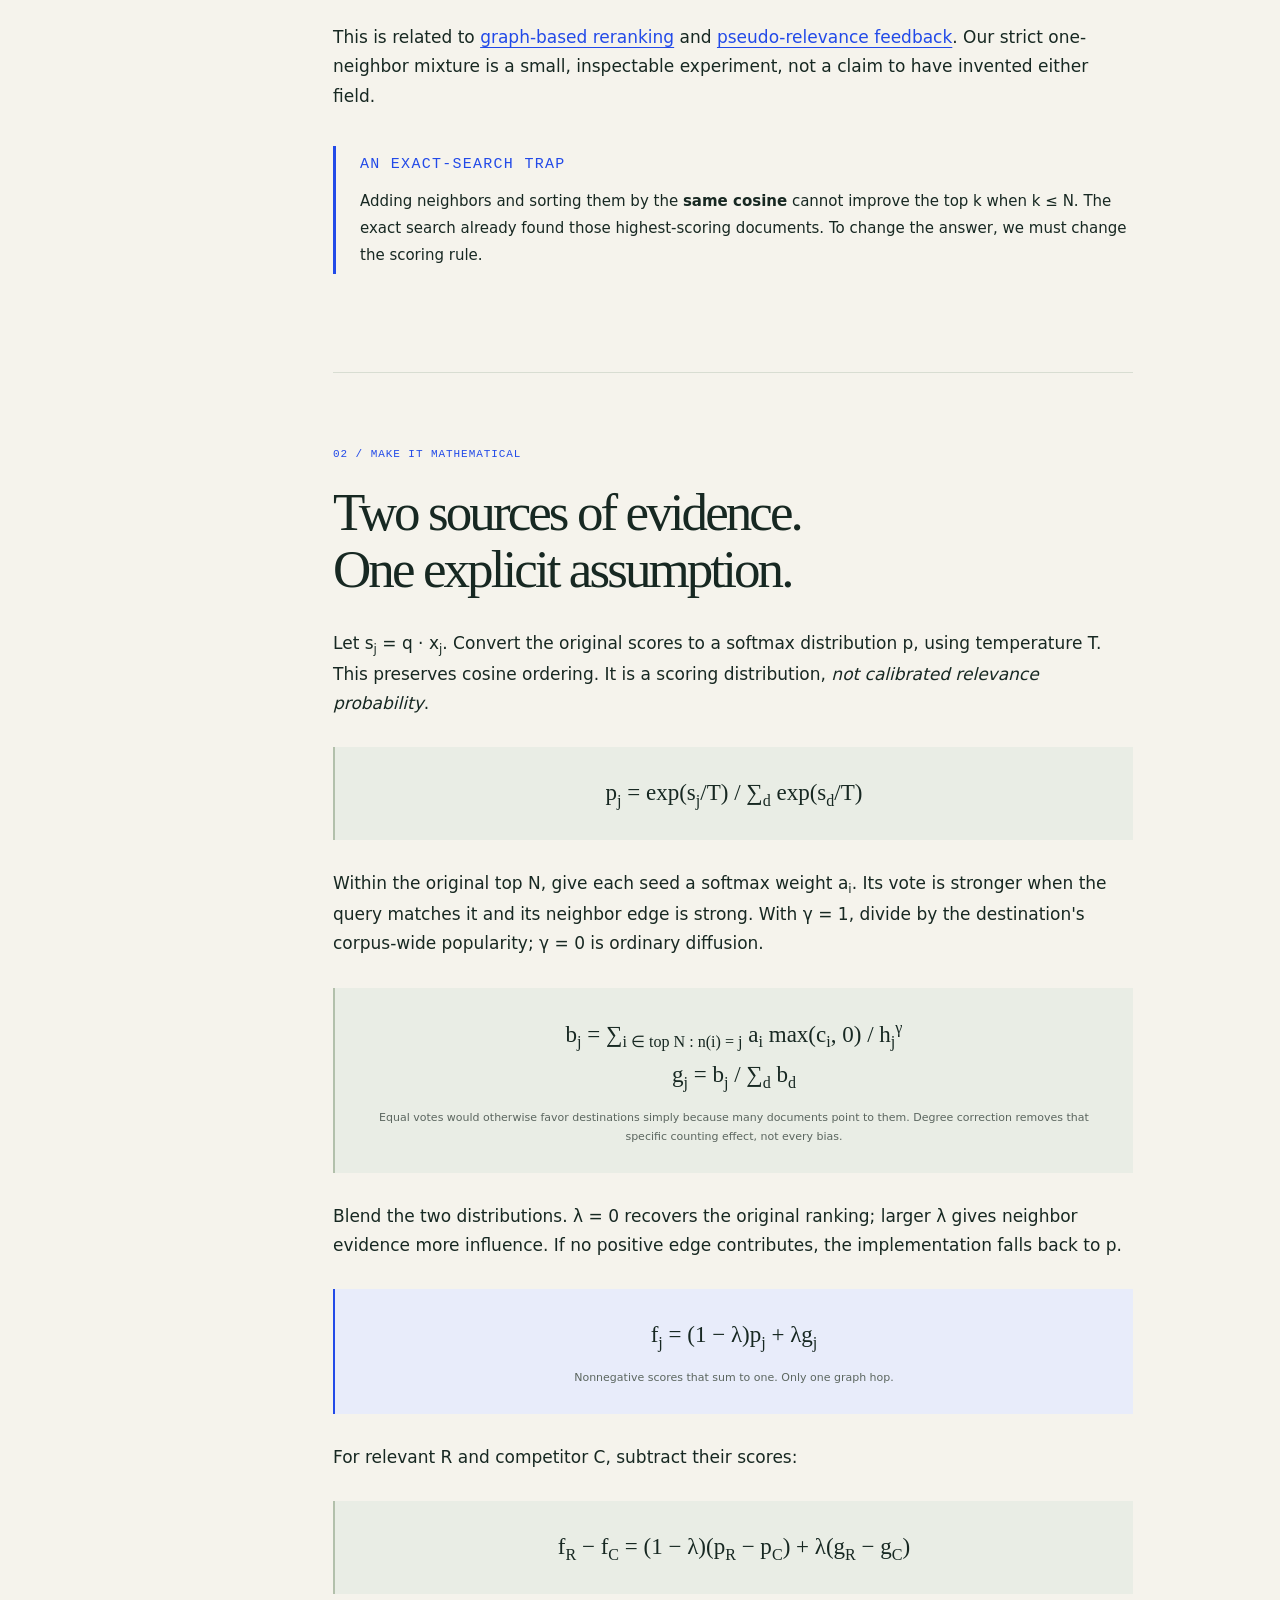
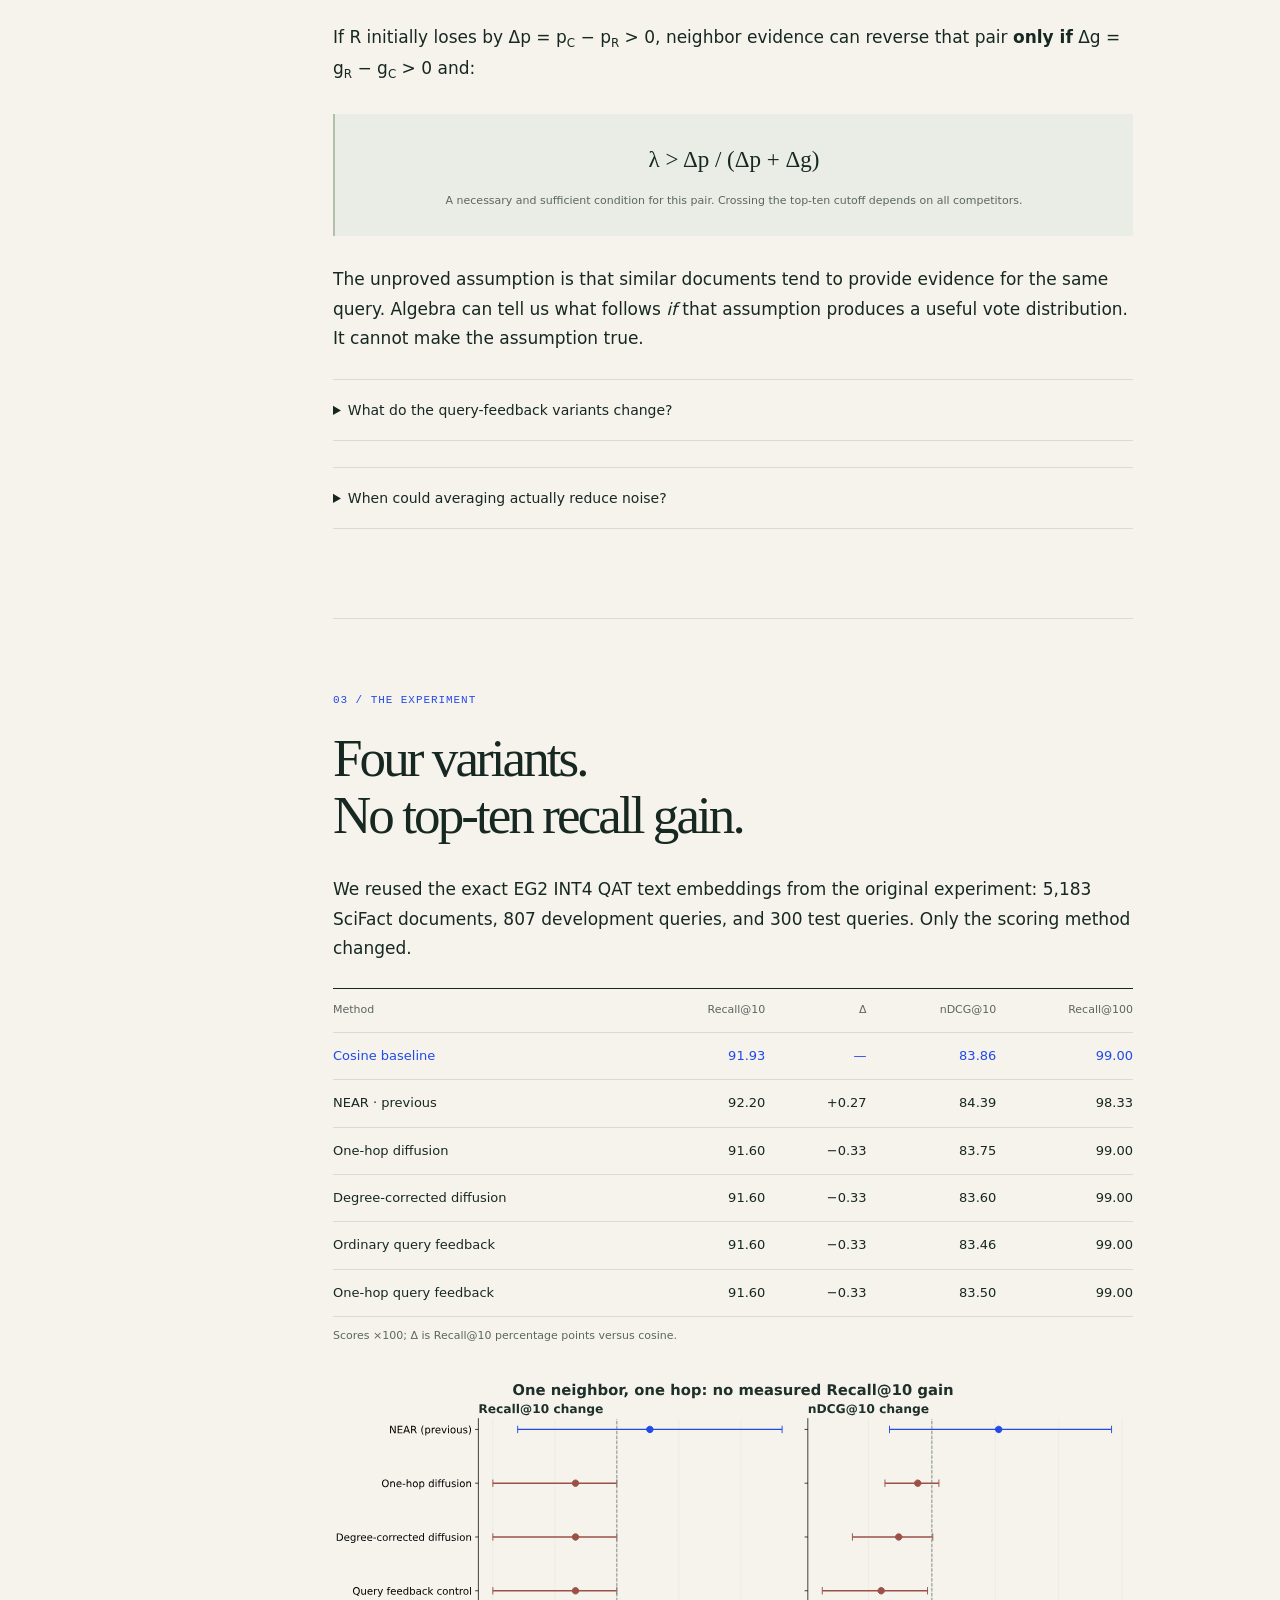
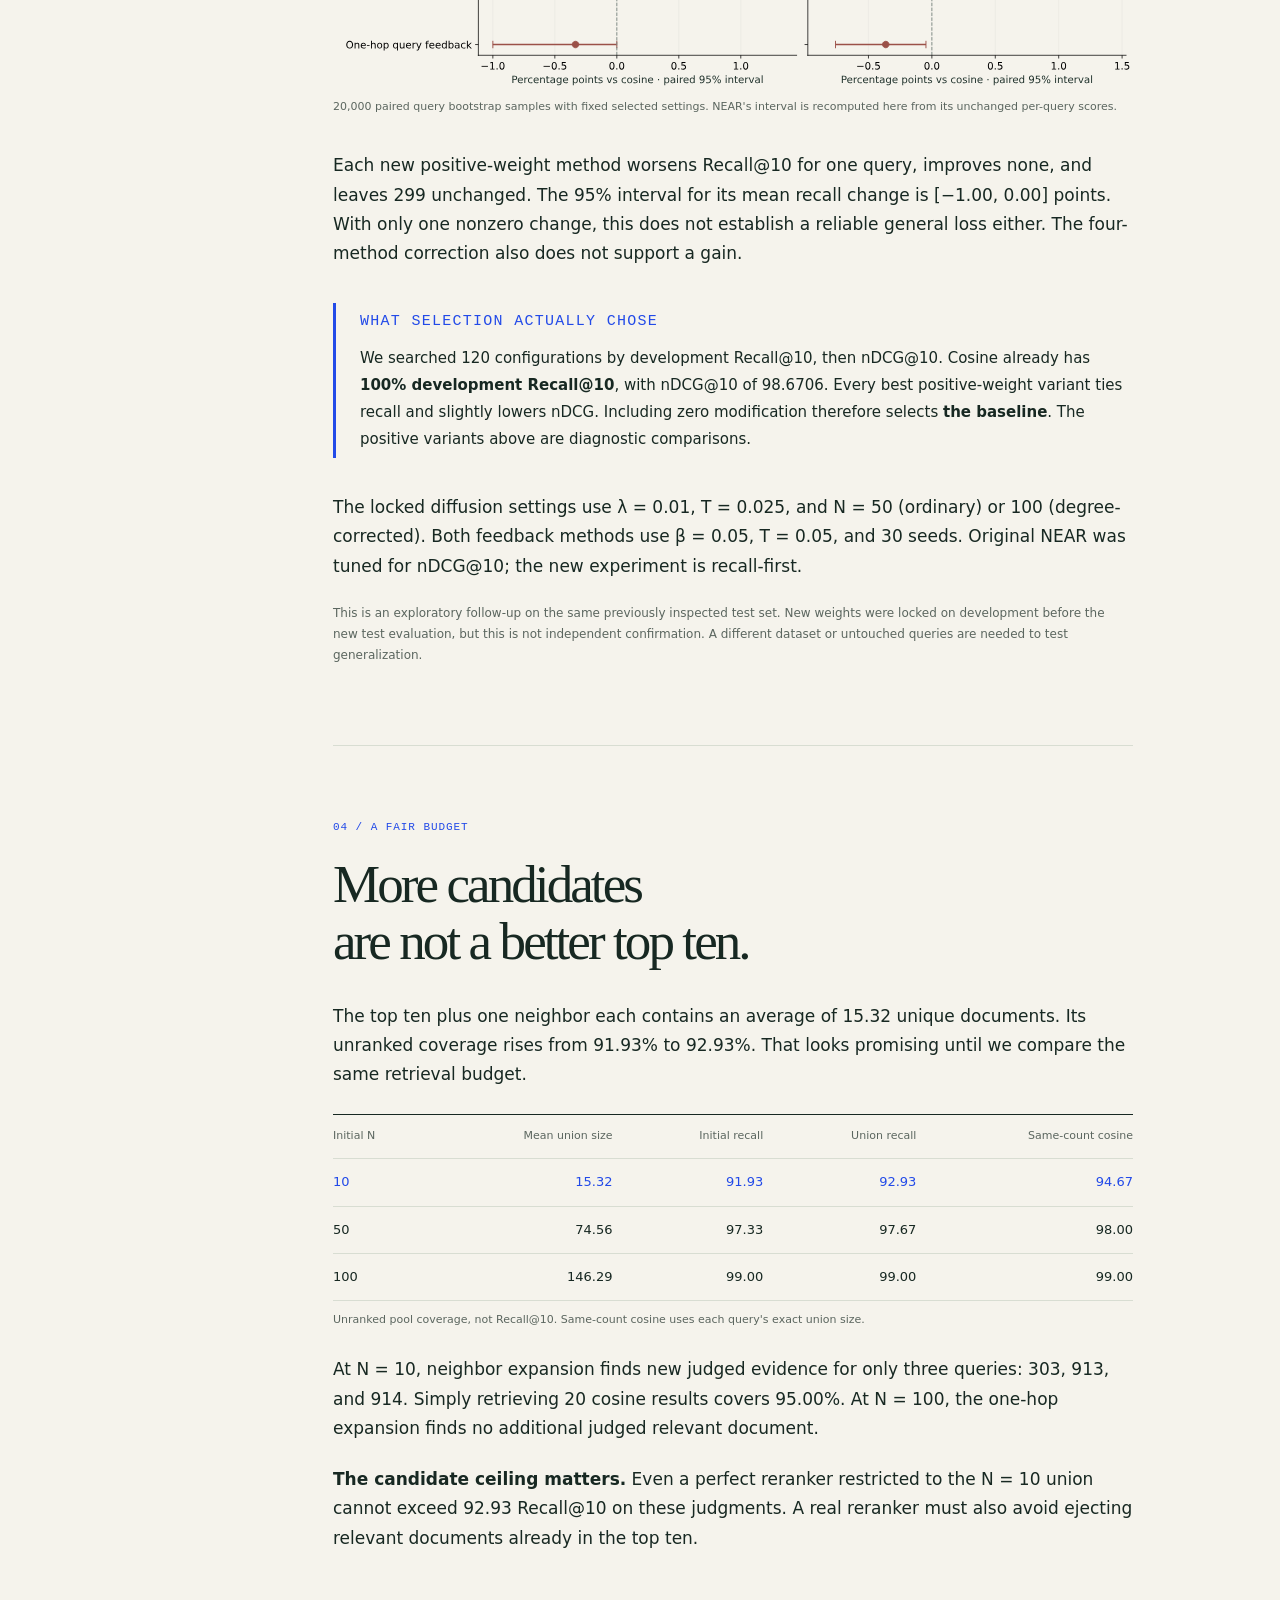
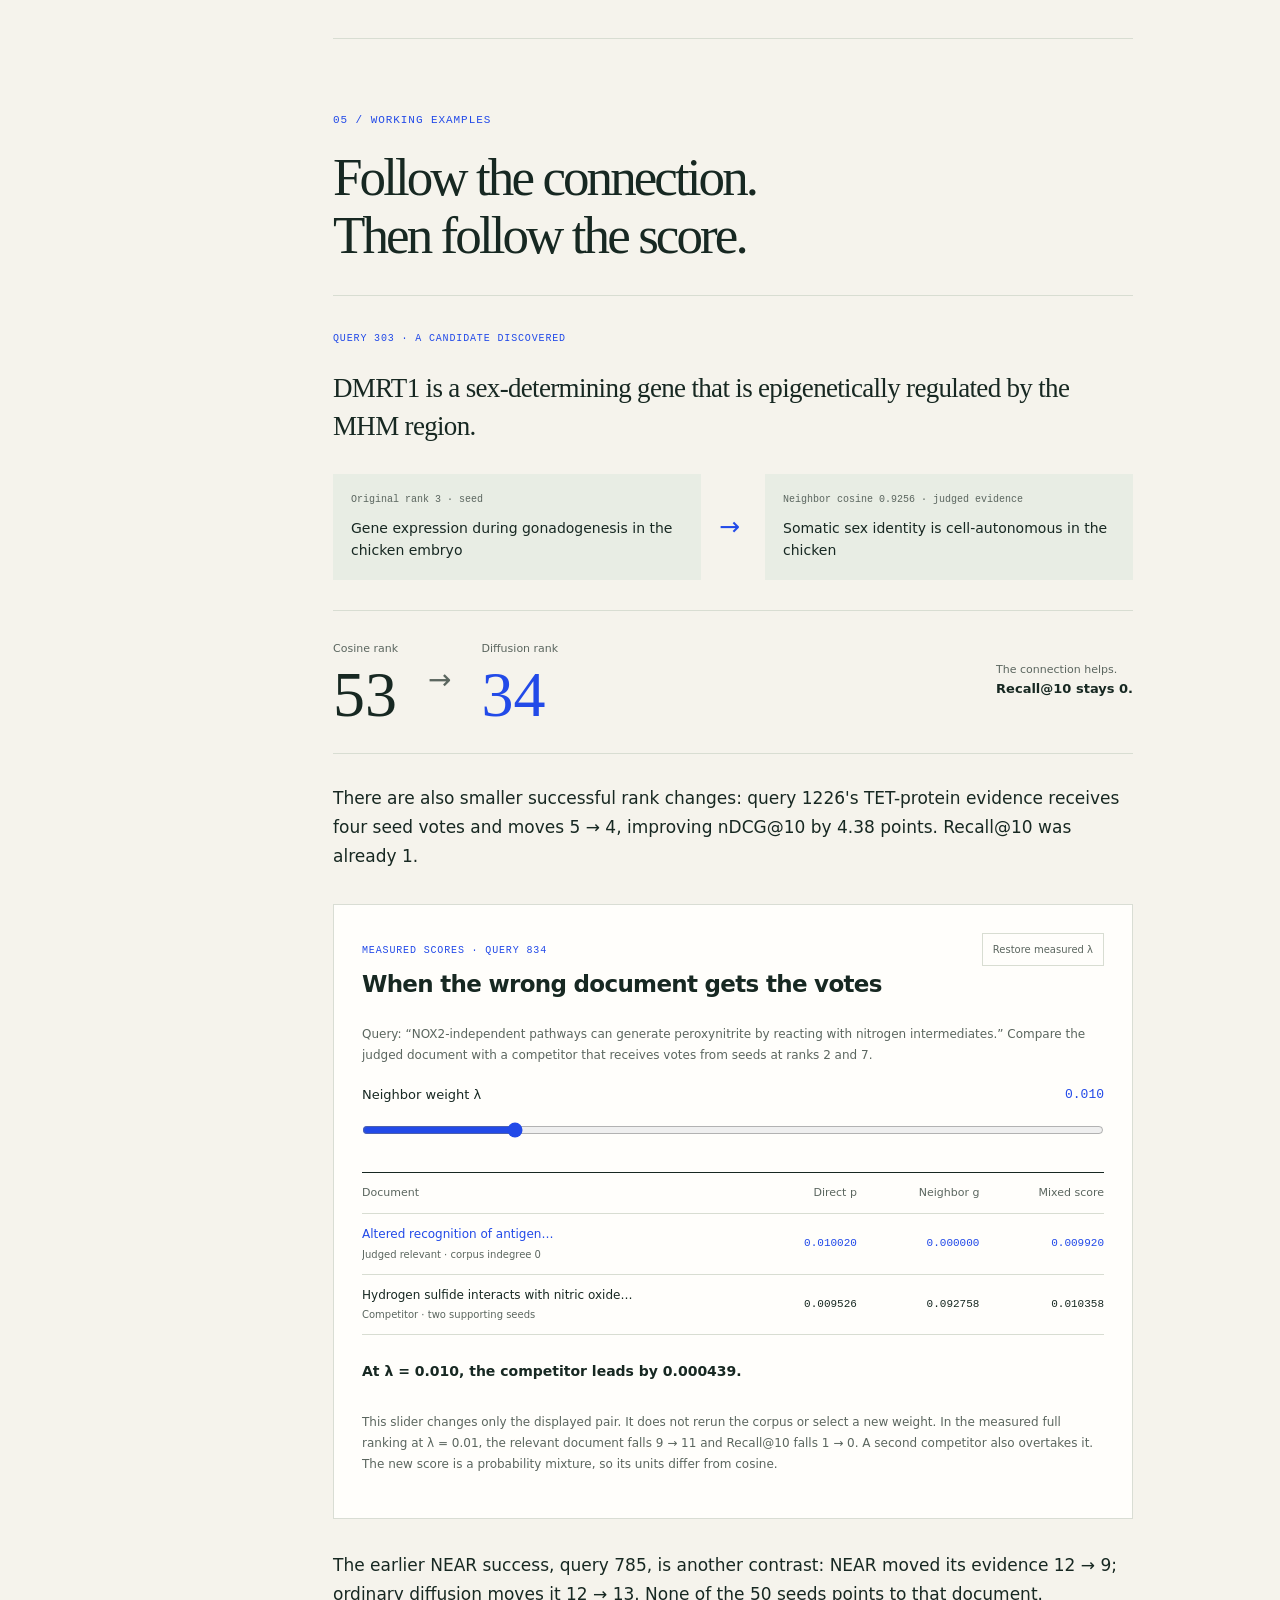
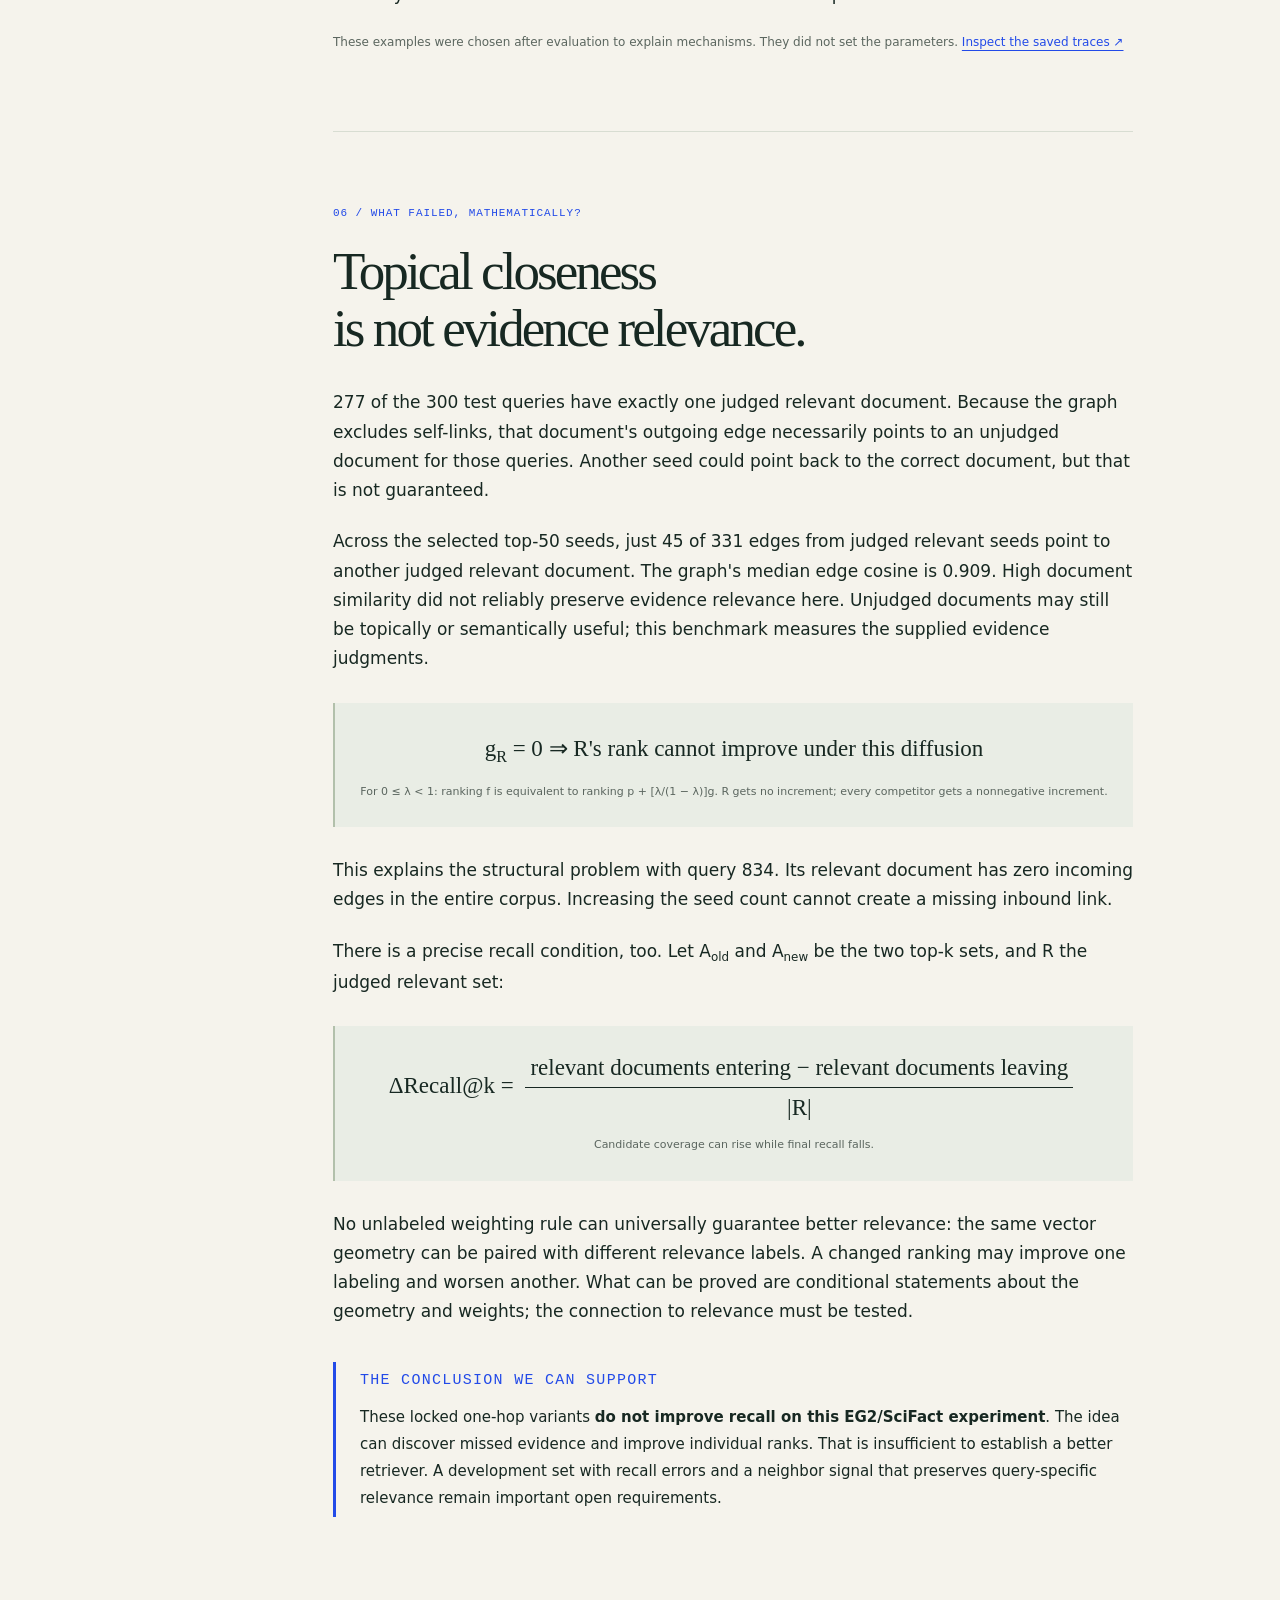
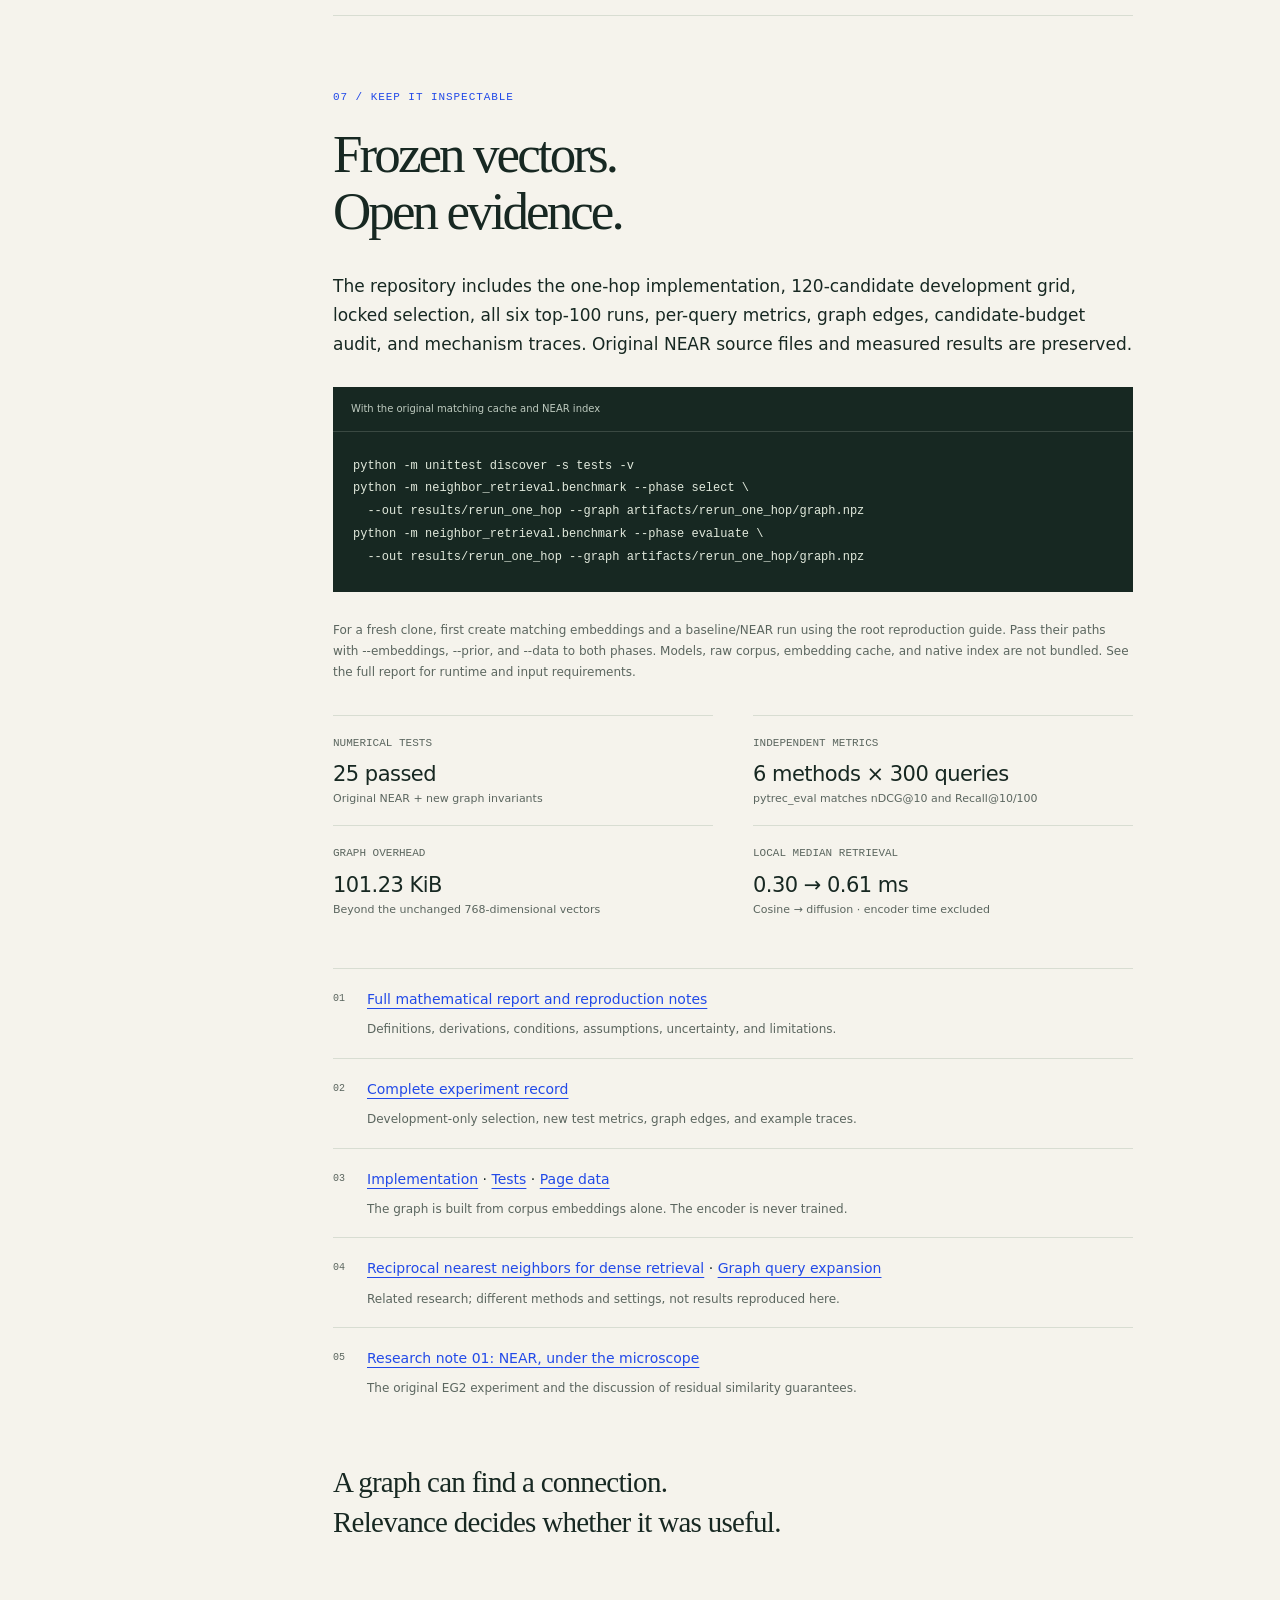
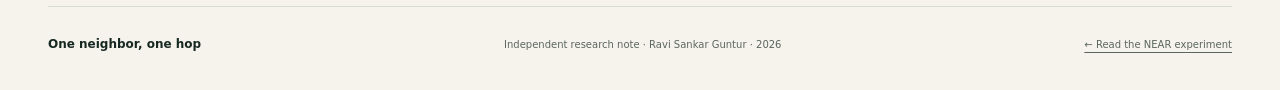
<file: docs/one-hop.html>
<!doctype html>
<html lang="en">
<head>
  <meta charset="utf-8"><meta name="viewport" content="width=device-width, initial-scale=1">
  <meta name="theme-color" content="#f5f3ec">
  <title>One neighbor, one hop — frozen EG2 retrieval experiment</title>
  <meta name="description" content="Can the nearest neighbor of each retrieved document improve recall? Four frozen-encoder variants, a fair candidate-budget control, and exact mathematical conditions on EG2 and SciFact.">
  <meta property="og:title" content="One neighbor, one hop"><meta property="og:description" content="A retrieval idea, four tests, and a useful negative result. Explore the math and measured examples."><meta property="og:type" content="article">
  <link rel="canonical" href="https://ravisankarg.github.io/NEAR/one-hop.html"><link rel="icon" href="favicon.svg" type="image/svg+xml">
  <link rel="stylesheet" href="styles.css"><link rel="stylesheet" href="one-hop.css"><script type="module" src="one-hop.mjs"></script>
</head>
<body>
<a class="skip" href="#article">Skip to article</a>
<header class="masthead wrap"><a class="wordmark" href="index.html"><span class="mark" aria-hidden="true">N↗</span> Ravi's research notes</a><a class="source-link" href="https://github.com/ravisankarg/NEAR">Code &amp; evidence ↗</a></header>
<main id="top">
  <section class="hero wrap" aria-labelledby="title">
    <div><p class="eyebrow">Research note 02 <span>14 October 2026</span></p><h1 id="title">One neighbor.<br>One <em>hop.</em></h1><p class="dek">Can a document's closest neighbor help us retrieve the right evidence?</p><p class="hero-summary">Start with a query's top documents. Follow exactly one nearest-neighbor link from each. Then combine the original query scores with those new connections. We made this idea precise, froze the encoder, and tested four variants.</p><div class="hero-actions"><a class="button" href="#results">See what happened ↓</a><a href="#math">Follow the mathematics</a></div><p class="byline">By Ravi Sankar Guntur · A follow-up to <a href="index.html">NEAR, under the microscope</a></p></div>
    <figure class="hero-figure"><div class="figure-kicker"><span class="dot"></span> One useful connection <span>Query 303</span></div><svg viewBox="0 0 400 330" role="img" aria-labelledby="hop-title hop-desc"><title id="hop-title">A rank-three seed finds a relevant document at rank 53</title><desc id="hop-desc">One neighbor link discovers the relevant document. Locked diffusion raises it from rank 53 to 34, still outside the top ten.</desc><defs><pattern id="dots" width="22" height="22" patternUnits="userSpaceOnUse"><circle cx="1" cy="1" r=".7" fill="#bbc7bc"/></pattern><marker id="arrow" markerWidth="8" markerHeight="8" refX="6" refY="3" orient="auto"><path d="M0,0 L0,6 L6,3 z" fill="#224ae8"/></marker></defs><rect width="400" height="330" fill="url(#dots)"/><circle cx="72" cy="76" r="29" fill="#172822"/><text x="72" y="84" fill="#fffefb" text-anchor="middle" font-family="Georgia" font-size="26">Q</text><path d="M104 76 H226" fill="none" stroke="#224ae8" stroke-width="2" marker-end="url(#arrow)"/><rect x="245" y="47" width="117" height="59" rx="3" fill="#fffefb" stroke="#b3c0b4"/><text x="303" y="73" class="hero-svg-label" text-anchor="middle">Seed document</text><text x="303" y="94" class="hero-svg-small" text-anchor="middle">COSINE RANK 3</text><path d="M303 115 C303 183 201 211 116 211" fill="none" stroke="#224ae8" stroke-width="2" marker-end="url(#arrow)"/><text x="200" y="159" class="hero-svg-small">ONE NEIGHBOR · 0.926</text><circle cx="73" cy="211" r="30" fill="#224ae8"/><text x="73" y="220" fill="white" text-anchor="middle" font-family="Georgia" font-size="26">R</text><text x="128" y="250" class="hero-svg-rank">53 → 34</text><text x="128" y="280" class="hero-svg-small">FOUND. STILL OUTSIDE THE TOP TEN.</text></svg><figcaption>A real connection, measured on SciFact.<br><strong>Discovering a candidate and improving Recall@10 are different outcomes.</strong></figcaption></figure>
  </section>
  <div class="finding-strip wrap"><span class="eyebrow">The measured result</span><p><strong>91.93 → 91.60</strong> Recall@10 <span class="strip-divider">/</span> all four positive-weight variants <span class="strip-note">Baseline remains the development-selected choice.</span></p></div>
  <div class="reading-layout wrap">
    <aside class="contents" aria-label="On this page"><p class="eyebrow">In this note</p><nav><a href="#idea">01 <span>The graph idea</span></a><a href="#math">02 <span>The exact mathematics</span></a><a href="#results">03 <span>The comparison</span></a><a href="#budget">04 <span>Count the candidates</span></a><a href="#example">05 <span>Follow the votes</span></a><a href="#limits">06 <span>Why it can fail</span></a><a href="#reproduce">07 <span>Inspect &amp; reproduce</span></a></nav><p class="contents-note">A negative result is still a result. Parameters were locked before the new test evaluation.</p></aside>
    <article id="article">
      <section id="idea" class="chapter"><p class="section-number">01 / The idea</p><h2>Let documents<br>recommend one neighbor.</h2><p class="lead">The encoder stays frozen. The extra knowledge is the structure of the indexed corpus.</p><p>For every normalized document vector x<sub>i</sub>, precompute its closest <em>other</em> document n(i). This creates a directed graph with one outgoing edge per document. Save that edge's cosine c<sub>i</sub> and each destination's incoming-edge count h<sub>j</sub>.</p><div class="equation"><span>n(i) = arg max<sub>j ≠ i</sub> x<sub>i</sub> · x<sub>j</sub></span><small>5,183 documents · 5,183 edges · no self-links · no recursive expansion</small></div><p>At query time, take the cosine top N and follow each stored link once. No newly discovered document becomes another seed. Several seeds can point to the same destination; those votes accumulate.</p><p>This is related to <a href="https://arxiv.org/abs/2305.15720">graph-based reranking</a> and <a href="https://nlp.stanford.edu/IR-book/html/htmledition/pseudo-relevance-feedback-1.html">pseudo-relevance feedback</a>. Our strict one-neighbor mixture is a small, inspectable experiment, not a claim to have invented either field.</p><div class="editor-note"><p class="eyebrow">An exact-search trap</p><p>Adding neighbors and sorting them by the <strong>same cosine</strong> cannot improve the top k when k ≤ N. The exact search already found those highest-scoring documents. To change the answer, we must change the scoring rule.</p></div></section>
      <section id="math" class="chapter"><p class="section-number">02 / Make it mathematical</p><h2>Two sources of evidence.<br>One explicit assumption.</h2><p>Let s<sub>j</sub> = q · x<sub>j</sub>. Convert the original scores to a softmax distribution p, using temperature T. This preserves cosine ordering. It is a scoring distribution, <em>not calibrated relevance probability</em>.</p><div class="equation"><span>p<sub>j</sub> = exp(s<sub>j</sub>/T) / ∑<sub>d</sub> exp(s<sub>d</sub>/T)</span></div><p>Within the original top N, give each seed a softmax weight a<sub>i</sub>. Its vote is stronger when the query matches it and its neighbor edge is strong. With γ = 1, divide by the destination's corpus-wide popularity; γ = 0 is ordinary diffusion.</p><div class="equation"><span>b<sub>j</sub> = ∑<sub>i ∈ top N : n(i) = j</sub> a<sub>i</sub> max(c<sub>i</sub>, 0) / h<sub>j</sub><sup>γ</sup><br>g<sub>j</sub> = b<sub>j</sub> / ∑<sub>d</sub> b<sub>d</sub></span><small>Equal votes would otherwise favor destinations simply because many documents point to them. Degree correction removes that specific counting effect, not every bias.</small></div><p>Blend the two distributions. λ = 0 recovers the original ranking; larger λ gives neighbor evidence more influence. If no positive edge contributes, the implementation falls back to p.</p><div class="equation main-formula"><span>f<sub>j</sub> = (1 − λ)p<sub>j</sub> + λg<sub>j</sub></span><small>Nonnegative scores that sum to one. Only one graph hop.</small></div><p>For relevant R and competitor C, subtract their scores:</p><div class="equation"><span>f<sub>R</sub> − f<sub>C</sub> = (1 − λ)(p<sub>R</sub> − p<sub>C</sub>) + λ(g<sub>R</sub> − g<sub>C</sub>)</span></div><p>If R initially loses by Δp = p<sub>C</sub> − p<sub>R</sub> &gt; 0, neighbor evidence can reverse that pair <strong>only if</strong> Δg = g<sub>R</sub> − g<sub>C</sub> &gt; 0 and:</p><div class="equation"><span>λ &gt; Δp / (Δp + Δg)</span><small>A necessary and sufficient condition for this pair. Crossing the top-ten cutoff depends on all competitors.</small></div><p>The unproved assumption is that similar documents tend to provide evidence for the same query. Algebra can tell us what follows <em>if</em> that assumption produces a useful vote distribution. It cannot make the assumption true.</p><details><summary>What do the query-feedback variants change?</summary><p>They build a feedback vector from the weighted seeds, then run a second full-corpus search. Ordinary feedback uses each seed directly. Graph feedback mixes each seed with its one neighbor:</p><div class="equation"><span>η<sub>i</sub> = η max(c<sub>i</sub>, 0)<br>v = ∑ a<sub>i</sub>[(1 − η<sub>i</sub>)x<sub>i</sub> + η<sub>i</sub>x<sub>n(i)</sub>]<br>q′ = unit((1 − β)q + βv)</span></div><p>η = 0 is the ordinary feedback control; η = 0.5 is the graph variant. No additional encoder call is needed. The original query retains weight 1 − β. This is a second search, unlike the diffusion methods' bounded candidate union.</p><p>For a losing pair, reversal requires βv · (x<sub>R</sub> − x<sub>C</sub>) &gt; (1 − β)q · (x<sub>C</sub> − x<sub>R</sub>). Normalizing q′ does not change ordering for that query.</p></details><details><summary>When could averaging actually reduce noise?</summary><p>Under an illustrative model x<sub>i</sub> = μ<sub>i</sub> + ε<sub>i</sub>, assume independent, zero-mean noise with E‖ε‖² = σ². Averaging a document with its neighbor estimates μ<sub>i</sub> with mean squared error σ²/2 + ‖μ<sub>n</sub> − μ<sub>i</sub>‖²/4. It improves on σ² only when ‖μ<sub>n</sub> − μ<sub>i</sub>‖² &lt; 2σ².</p><p>A similar semantic target and sufficiently independent errors can help. Different targets or correlated errors can remove the benefit. This unnormalized noise model is motivation; frozen neural embeddings and normalized cosine need not satisfy it.</p></details></section>
      <section id="results" class="chapter"><p class="section-number">03 / The experiment</p><h2>Four variants.<br>No top-ten recall gain.</h2><p>We reused the exact EG2 INT4 QAT text embeddings from the original experiment: 5,183 SciFact documents, 807 development queries, and 300 test queries. Only the scoring method changed.</p><div class="table-scroll" tabindex="0" role="region" aria-label="Method comparison; scroll horizontally on narrow screens"><table><caption>Scores ×100; Δ is Recall@10 percentage points versus cosine.</caption><thead><tr><th>Method</th><th>Recall@10</th><th>Δ</th><th>nDCG@10</th><th>Recall@100</th></tr></thead><tbody><tr><th>Cosine baseline</th><td>91.93</td><td>—</td><td>83.86</td><td>99.00</td></tr><tr><th>NEAR · previous</th><td>92.20</td><td>+0.27</td><td>84.39</td><td>98.33</td></tr><tr><th>One-hop diffusion</th><td>91.60</td><td>−0.33</td><td>83.75</td><td>99.00</td></tr><tr><th>Degree-corrected diffusion</th><td>91.60</td><td>−0.33</td><td>83.60</td><td>99.00</td></tr><tr><th>Ordinary query feedback</th><td>91.60</td><td>−0.33</td><td>83.46</td><td>99.00</td></tr><tr><th>One-hop query feedback</th><td>91.60</td><td>−0.33</td><td>83.50</td><td>99.00</td></tr></tbody></table></div><figure class="result-figure"><img src="data/one-hop-comparison.svg" alt="Recall@10 and nDCG@10 changes with paired 95 percent bootstrap intervals for NEAR and four new methods" loading="lazy"><figcaption>20,000 paired query bootstrap samples with fixed selected settings. NEAR's interval is recomputed here from its unchanged per-query scores.</figcaption></figure><p>Each new positive-weight method worsens Recall@10 for one query, improves none, and leaves 299 unchanged. The 95% interval for its mean recall change is [−1.00, 0.00] points. With only one nonzero change, this does not establish a reliable general loss either. The four-method correction also does not support a gain.</p><div class="editor-note"><p class="eyebrow">What selection actually chose</p><p>We searched 120 configurations by development Recall@10, then nDCG@10. Cosine already has <strong>100% development Recall@10</strong>, with nDCG@10 of 98.6706. Every best positive-weight variant ties recall and slightly lowers nDCG. Including zero modification therefore selects <strong>the baseline</strong>. The positive variants above are diagnostic comparisons.</p></div><p>The locked diffusion settings use λ = 0.01, T = 0.025, and N = 50 (ordinary) or 100 (degree-corrected). Both feedback methods use β = 0.05, T = 0.05, and 30 seeds. Original NEAR was tuned for nDCG@10; the new experiment is recall-first.</p><p class="small">This is an exploratory follow-up on the same previously inspected test set. New weights were locked on development before the new test evaluation, but this is not independent confirmation. A different dataset or untouched queries are needed to test generalization.</p></section>
      <section id="budget" class="chapter"><p class="section-number">04 / A fair budget</p><h2>More candidates<br>are not a better top ten.</h2><p>The top ten plus one neighbor each contains an average of 15.32 unique documents. Its unranked coverage rises from 91.93% to 92.93%. That looks promising until we compare the same retrieval budget.</p><div class="table-scroll" tabindex="0" role="region" aria-label="Candidate coverage comparison"><table><caption>Unranked pool coverage, not Recall@10. Same-count cosine uses each query's exact union size.</caption><thead><tr><th>Initial N</th><th>Mean union size</th><th>Initial recall</th><th>Union recall</th><th>Same-count cosine</th></tr></thead><tbody><tr><th>10</th><td>15.32</td><td>91.93</td><td>92.93</td><td>94.67</td></tr><tr><th>50</th><td>74.56</td><td>97.33</td><td>97.67</td><td>98.00</td></tr><tr><th>100</th><td>146.29</td><td>99.00</td><td>99.00</td><td>99.00</td></tr></tbody></table></div><p>At N = 10, neighbor expansion finds new judged evidence for only three queries: 303, 913, and 914. Simply retrieving 20 cosine results covers 95.00%. At N = 100, the one-hop expansion finds no additional judged relevant document.</p><p><strong>The candidate ceiling matters.</strong> Even a perfect reranker restricted to the N = 10 union cannot exceed 92.93 Recall@10 on these judgments. A real reranker must also avoid ejecting relevant documents already in the top ten.</p></section>
      <section id="example" class="chapter"><p class="section-number">05 / Working examples</p><h2>Follow the connection.<br>Then follow the score.</h2><div class="case-card"><span class="evidence-label">Query 303 · a candidate discovered</span><blockquote>DMRT1 is a sex-determining gene that is epigenetically regulated by the MHM region.</blockquote><div class="edge-story"><div><small>Original rank 3 · seed</small><strong>Gene expression during gonadogenesis in the chicken embryo</strong></div><span aria-hidden="true">→</span><div><small>Neighbor cosine 0.9256 · judged evidence</small><strong>Somatic sex identity is cell-autonomous in the chicken</strong></div></div><div class="rank-story"><div><small>Cosine rank</small><strong>53</strong></div><span>→</span><div><small>Diffusion rank</small><strong>34</strong></div><p>The connection helps.<br><strong>Recall@10 stays 0.</strong></p></div></div><p>There are also smaller successful rank changes: query 1226's TET-protein evidence receives four seed votes and moves 5 → 4, improving nDCG@10 by 4.38 points. Recall@10 was already 1.</p>
        <div class="lab" id="vote-lab"><div class="lab-heading"><div><span class="evidence-label">Measured scores · query 834</span><h3>When the wrong document gets the votes</h3></div><button class="quiet-button" type="button" id="restore-weight">Restore measured λ</button></div><p class="small">Query: “NOX2-independent pathways can generate peroxynitrite by reacting with nitrogen intermediates.” Compare the judged document with a competitor that receives votes from seeds at ranks 2 and 7.</p><label class="range-label" for="vote-weight">Neighbor weight λ <output id="vote-value" for="vote-weight">0.010</output></label><input id="vote-weight" type="range" min="0" max="0.05" step="0.001" value="0.01"><div class="table-scroll"><table class="pair-table"><thead><tr><th>Document</th><th>Direct p</th><th>Neighbor g</th><th>Mixed score</th></tr></thead><tbody><tr><th>Altered recognition of antigen…<small>Judged relevant · corpus indegree 0</small></th><td>0.010020</td><td>0.000000</td><td id="vote-relevant">0.009920</td></tr><tr><th>Hydrogen sulfide interacts with nitric oxide…<small>Competitor · two supporting seeds</small></th><td>0.009526</td><td>0.092758</td><td id="vote-competitor">0.010358</td></tr></tbody></table></div><p id="vote-status" class="lab-result" aria-live="polite">At λ = 0.010, the competitor leads by 0.000439.</p><p class="small">This slider changes only the displayed pair. It does not rerun the corpus or select a new weight. In the measured full ranking at λ = 0.01, the relevant document falls 9 → 11 and Recall@10 falls 1 → 0. A second competitor also overtakes it. The new score is a probability mixture, so its units differ from cosine.</p><noscript><p>At λ = 0 the relevant document wins this pair. At measured λ = 0.01 the competitor wins. JavaScript enables the slider.</p></noscript></div><p>The earlier NEAR success, query 785, is another contrast: NEAR moved its evidence 12 → 9; ordinary diffusion moves it 12 → 13. None of the 50 seeds points to that document.</p><p class="small">These examples were chosen after evaluation to explain mechanisms. They did not set the parameters. <a href="https://github.com/ravisankarg/NEAR/blob/main/results/scifact_one_hop/mechanism_audit.json">Inspect the saved traces ↗</a></p></section>
      <section id="limits" class="chapter"><p class="section-number">06 / What failed, mathematically?</p><h2>Topical closeness<br>is not evidence relevance.</h2><p>277 of the 300 test queries have exactly one judged relevant document. Because the graph excludes self-links, that document's outgoing edge necessarily points to an unjudged document for those queries. Another seed could point back to the correct document, but that is not guaranteed.</p><p>Across the selected top-50 seeds, just 45 of 331 edges from judged relevant seeds point to another judged relevant document. The graph's median edge cosine is 0.909. High document similarity did not reliably preserve evidence relevance here. Unjudged documents may still be topically or semantically useful; this benchmark measures the supplied evidence judgments.</p><div class="equation"><span>g<sub>R</sub> = 0 ⇒ R's rank cannot improve under this diffusion</span><small>For 0 ≤ λ &lt; 1: ranking f is equivalent to ranking p + [λ/(1 − λ)]g. R gets no increment; every competitor gets a nonnegative increment.</small></div><p>This explains the structural problem with query 834. Its relevant document has zero incoming edges in the entire corpus. Increasing the seed count cannot create a missing inbound link.</p><p>There is a precise recall condition, too. Let A<sub>old</sub> and A<sub>new</sub> be the two top-k sets, and R the judged relevant set:</p><div class="equation"><span>ΔRecall@k = <span class="fraction"><span>relevant documents entering − relevant documents leaving</span><span>|R|</span></span></span><small>Candidate coverage can rise while final recall falls.</small></div><p>No unlabeled weighting rule can universally guarantee better relevance: the same vector geometry can be paired with different relevance labels. A changed ranking may improve one labeling and worsen another. What can be proved are conditional statements about the geometry and weights; the connection to relevance must be tested.</p><div class="editor-note"><p class="eyebrow">The conclusion we can support</p><p>These locked one-hop variants <strong>do not improve recall on this EG2/SciFact experiment</strong>. The idea can discover missed evidence and improve individual ranks. That is insufficient to establish a better retriever. A development set with recall errors and a neighbor signal that preserves query-specific relevance remain important open requirements.</p></div></section>
      <section id="reproduce" class="chapter references"><p class="section-number">07 / Keep it inspectable</p><h2>Frozen vectors.<br>Open evidence.</h2><p>The repository includes the one-hop implementation, 120-candidate development grid, locked selection, all six top-100 runs, per-query metrics, graph edges, candidate-budget audit, and mechanism traces. Original NEAR source files and measured results are preserved.</p><div class="code-block"><div><span>With the original matching cache and NEAR index</span></div><pre><code>python -m unittest discover -s tests -v
python -m neighbor_retrieval.benchmark --phase select \
  --out results/rerun_one_hop --graph artifacts/rerun_one_hop/graph.npz
python -m neighbor_retrieval.benchmark --phase evaluate \
  --out results/rerun_one_hop --graph artifacts/rerun_one_hop/graph.npz</code></pre></div><p class="small">For a fresh clone, first create matching embeddings and a baseline/NEAR run using the root reproduction guide. Pass their paths with --embeddings, --prior, and --data to both phases. Models, raw corpus, embedding cache, and native index are not bundled. See the full report for runtime and input requirements.</p><div class="protocol-grid"><div><dt>Numerical tests</dt><dd>25 passed<small>Original NEAR + new graph invariants</small></dd></div><div><dt>Independent metrics</dt><dd>6 methods × 300 queries<small>pytrec_eval matches nDCG@10 and Recall@10/100</small></dd></div><div><dt>Graph overhead</dt><dd>101.23 KiB<small>Beyond the unchanged 768-dimensional vectors</small></dd></div><div><dt>Local median retrieval</dt><dd>0.30 → 0.61 ms<small>Cosine → diffusion · encoder time excluded</small></dd></div></div><ol><li><a href="https://github.com/ravisankarg/NEAR/blob/main/results/scifact_one_hop/REPORT.md">Full mathematical report and reproduction notes</a><span>Definitions, derivations, conditions, assumptions, uncertainty, and limitations.</span></li><li><a href="https://github.com/ravisankarg/NEAR/tree/main/results/scifact_one_hop">Complete experiment record</a><span>Development-only selection, new test metrics, graph edges, and example traces.</span></li><li><a href="https://github.com/ravisankarg/NEAR/blob/main/neighbor_retrieval/one_hop.py">Implementation</a> · <a href="https://github.com/ravisankarg/NEAR/blob/main/tests/test_one_hop.py">Tests</a> · <a href="data/one-hop.json">Page data</a><span>The graph is built from corpus embeddings alone. The encoder is never trained.</span></li><li><a href="https://arxiv.org/abs/2305.15720">Reciprocal nearest neighbors for dense retrieval</a> · <a href="https://arxiv.org/abs/2112.02666">Graph query expansion</a><span>Related research; different methods and settings, not results reproduced here.</span></li><li><a href="index.html">Research note 01: NEAR, under the microscope</a><span>The original EG2 experiment and the discussion of residual similarity guarantees.</span></li></ol><p class="closing">A graph can find a connection.<br>Relevance decides whether it was useful.</p></section>
    </article>
  </div>
</main><footer class="wrap"><a class="wordmark" href="#top">One neighbor, one hop</a><p>Independent research note · Ravi Sankar Guntur · 2026</p><a href="index.html">← Read the NEAR experiment</a></footer>
</body></html>
</file>
<file: docs/styles.css>
@charset "UTF-8";
:root{--paper:#f5f3ec;--ink:#172822;--muted:#5b665f;--blue:#224ae8;--line:#d8ddd2;--wash:#e8ede4;--orange:#a94f22;--white:#fffefb;--serif:Georgia,'Times New Roman',serif;--sans:Inter,ui-sans-serif,system-ui,-apple-system,BlinkMacSystemFont,'Segoe UI',sans-serif;--mono:ui-monospace,SFMono-Regular,Consolas,monospace}
*{box-sizing:border-box}html{scroll-behavior:smooth;scroll-padding-top:36px}body{margin:0;background:var(--paper);color:var(--ink);font-family:var(--sans);font-size:17px;line-height:1.72;-webkit-font-smoothing:antialiased}::selection{background:#cbd5ff;color:#152771}a{color:var(--blue);text-underline-offset:4px;text-decoration-thickness:1px}a:hover{text-decoration-thickness:2px}button,input{font:inherit}button{cursor:pointer}button:focus-visible,a:focus-visible,input:focus-visible,summary:focus-visible,[tabindex]:focus-visible{outline:3px solid var(--blue);outline-offset:4px}button:disabled{cursor:default}img,svg{max-width:100%}img{height:auto}sub,sup{font-size:.7em}p{margin:0 0 1.3em}h1,h2,h3{line-height:1.08;letter-spacing:-.045em;font-weight:400;margin:0}h1,h2{font-family:var(--serif)}h3{font-family:var(--sans);font-size:23px;font-weight:550;letter-spacing:-.03em;line-height:1.3}.wrap{width:min(1240px,calc(100% - 96px));margin-inline:auto}.masthead{display:flex;align-items:center;justify-content:space-between;padding:27px 0;border-bottom:1px solid var(--line);gap:20px}.wordmark{display:flex;gap:13px;align-items:center;text-decoration:none;color:var(--ink);font-size:15px;font-weight:600}.mark{width:33px;height:33px;background:var(--ink);color:var(--paper);display:inline-flex;align-items:center;justify-content:center;font-size:17px;font-family:var(--mono);font-weight:400}.source-link{font-size:13px;text-decoration:none;color:var(--ink)}.source-link span{margin-left:18px}.hero{display:grid;grid-template-columns:minmax(0,1.3fr) minmax(0,.8fr);gap:65px;padding-top:73px;padding-bottom:70px;align-items:center}.eyebrow,.section-number,.evidence-label,.step-label{font-family:var(--mono);font-size:11px;letter-spacing:.085em;text-transform:uppercase;line-height:1.6}.eyebrow{margin:0 0 22px}.eyebrow span{margin-left:20px;color:var(--muted)}h1{font-size:clamp(54px,6.2vw,86px);line-height:1.02;letter-spacing:-.065em}h1 em{color:var(--blue);font-weight:400}.dek{font-size:23px;line-height:1.4;letter-spacing:-.035em;max-width:510px;margin-top:30px;margin-bottom:20px}.hero-summary{font-size:16px;color:var(--muted);max-width:510px;line-height:1.8}.hero-actions{display:flex;gap:26px;align-items:center;margin:28px 0}.hero-actions>a:not(.button){font-size:13px}.button{background:var(--blue);color:white;text-decoration:none;padding:12px 19px;display:inline-flex;align-items:center;gap:24px;font-size:14px}.button:hover{background:#1738c7;text-decoration:none}.byline{font-size:11px;color:var(--muted);margin-bottom:0}.byline a{color:inherit}.hero-figure{margin:27px 0 0;background:var(--wash);padding:23px 20px 22px}.figure-kicker{display:flex;align-items:center;gap:8px;font-family:var(--mono);font-size:10px;line-height:1.4}.figure-kicker>span:last-child{margin-left:auto;color:var(--muted)}.dot{display:inline-block;width:6px;height:6px;background:var(--blue);border-radius:50%}.hero-figure svg{width:100%;display:block;margin-top:18px}.hero-svg-small{font:9px var(--mono);letter-spacing:1px;fill:var(--muted)}.hero-svg-rank{font:48px var(--serif);fill:var(--ink)}.hero-svg-label{font:12px var(--sans);fill:var(--muted)}figcaption{font-size:11px;line-height:1.7;color:var(--muted)}.hero-figure figcaption{padding:12px 10px 0;border-top:1px solid #cbd4c8}.hero-figure figcaption strong{font-weight:400;color:var(--ink)}.finding-strip{border-top:1px solid var(--ink);border-bottom:1px solid var(--line);padding:22px 0 24px}.finding-strip .eyebrow{margin:0 0 8px;color:var(--muted)}.finding-strip p{margin:0;font-size:16px}.finding-strip strong{font-weight:600;color:var(--blue)}.strip-divider{color:#a4afa4;padding:0 15px}.strip-note{display:inline-block;margin-left:30px;color:var(--muted);font-size:13px}.reading-layout{display:grid;grid-template-columns:210px minmax(0,800px);gap:75px;align-items:start}.contents{position:sticky;top:36px;padding:75px 0 0}.contents .eyebrow{color:var(--muted);margin-bottom:22px}.contents nav{display:flex;flex-direction:column;gap:14px}.contents nav a{font-family:var(--mono);font-size:11px;text-decoration:none;color:var(--muted);display:flex;gap:13px;border-left:2px solid transparent;padding-left:9px}.contents nav a span{font-family:var(--sans);font-size:13px}.contents nav a[aria-current=true]{border-left-color:var(--blue);color:var(--blue)}.contents-note{font-size:11px;color:var(--muted);line-height:1.7;margin:30px 0;max-width:160px}article{min-width:0}.chapter{padding:73px 0 63px;border-bottom:1px solid var(--line);scroll-margin-top:20px}.section-number{color:var(--blue);margin:0 0 20px}h2{font-size:clamp(35px,4.3vw,53px);margin:0 0 31px;letter-spacing:-.055em}.lead{font-size:21px;line-height:1.55;letter-spacing:-.025em}.small{font-size:12px;line-height:1.75;color:var(--muted)}.equation{margin:29px 0;padding:26px 22px;background:#e9ede5;border-left:2px solid #b2c0ab;line-height:1.7;overflow-wrap:anywhere}.equation>span{display:block;text-align:center;font-family:var(--serif);font-size:23px;letter-spacing:0}.equation small{display:block;text-align:center;color:var(--muted);font-size:11px;line-height:1.7;margin-top:13px;font-family:var(--sans)}.fraction{display:inline-flex;flex-direction:column;vertical-align:middle;text-align:center;line-height:1.35;margin:0 6px;font-family:var(--serif)}.fraction>span:first-child{padding:0 5px 4px;border-bottom:1px solid currentColor}.fraction>span:last-child{padding:4px 5px 0}.mechanism{display:grid;grid-template-columns:1fr 30px 1fr;align-items:center;gap:22px;padding:22px 0 31px;margin-bottom:15px;border-bottom:1px solid var(--line)}.step-label{color:var(--muted);display:block;margin-bottom:8px}.mechanism strong{font-family:var(--serif);font-size:28px;font-weight:400}.mechanism p{font-size:13px;line-height:1.5;color:var(--muted);margin:10px 0 0}.mechanism-plus{font-size:24px;color:var(--blue)}.citation{font-family:var(--mono);font-size:11px}.protocol-grid{display:grid;grid-template-columns:1fr 1fr;gap:0 40px;margin:32px 0}.protocol-grid>div{padding:18px 0;border-top:1px solid var(--line)}.protocol-grid dt{font-family:var(--mono);font-size:11px;text-transform:uppercase;color:var(--muted);margin-bottom:7px}.protocol-grid dd{margin:0;font-size:21px;font-weight:500;line-height:1.5;letter-spacing:-.025em}.protocol-grid small{display:block;font-size:11px;font-weight:400;color:var(--muted);letter-spacing:0}.table-scroll{overflow-x:auto;max-width:100%;margin:25px 0}table{width:100%;border-collapse:collapse;font-size:13px;font-variant-numeric:tabular-nums}caption{text-align:left;font-size:11px;color:var(--muted);caption-side:bottom;padding-top:10px}th,td{padding:12px 10px;border-bottom:1px solid var(--line);text-align:right;white-space:nowrap}th:first-child,td:first-child{text-align:left;padding-left:0}th:last-child,td:last-child{padding-right:0}thead th{font-size:11px;color:var(--muted);font-weight:400;border-top:1px solid var(--ink)}tbody th{font-weight:500}tbody tr:first-child{color:var(--blue)}.result-figure{margin:35px 0}.result-figure img{background:white;display:block;width:100%}.result-figure figcaption{margin-top:10px}.editor-note{border-left:3px solid var(--blue);padding:5px 0 5px 24px;margin:35px 0}.editor-note .eyebrow{color:var(--blue);margin:0 0 10px}.editor-note p{font-size:15px;line-height:1.8;margin:0}.costs{display:grid;grid-template-columns:.8fr 1.5fr .8fr;gap:22px;margin:35px 0 20px;padding:20px 0;border-top:1px solid var(--line);border-bottom:1px solid var(--line)}.costs strong{font-family:var(--serif);font-size:25px;font-weight:400;display:block;white-space:nowrap}.costs span{display:block;font-size:10px;color:var(--muted);line-height:1.6;margin-top:7px}details{margin:26px 0;padding:18px 0;border-top:1px solid var(--line);border-bottom:1px solid var(--line);font-size:14px}summary{cursor:pointer;font-weight:500}details[open] summary{margin-bottom:20px}details ul{padding-left:22px}details li{margin-bottom:10px}blockquote{margin:20px 0 27px;padding:0;font-family:var(--serif);font-size:27px;line-height:1.4;letter-spacing:-.025em}.evidence-label{font-size:10px;color:var(--blue)}.illustrative{color:var(--orange)}.rank-story{display:flex;align-items:center;gap:30px;border-block:1px solid var(--line);padding:21px 0 25px;margin:30px 0}.rank-story small{font-size:11px;color:var(--muted)}.rank-story strong{display:block;font-family:var(--serif);font-size:64px;font-weight:400;line-height:1.05}.rank-story>span{font-size:28px;color:var(--muted)}.rank-story>div:nth-of-type(2) strong{color:var(--blue)}.rank-story p{font-size:11px;margin:0 0 0 auto;line-height:1.8;color:var(--muted)}.rank-story p strong{display:inline;font-family:var(--sans);font-size:13px;font-weight:600;color:var(--ink)}.lab{background:var(--white);border:1px solid #d9ddd4;padding:28px;margin:32px 0}.lab-heading{display:flex;align-items:start;justify-content:space-between;gap:20px;margin-bottom:24px}.lab-heading h3{margin-top:8px}.quiet-button,.copy-button{font-size:10px;border:1px solid var(--line);padding:7px 10px;background:transparent;color:var(--muted);white-space:nowrap}.quiet-button:hover{background:var(--wash)}.range-label{display:flex;justify-content:space-between;font-size:13px;margin-top:18px}.range-label output{font-family:var(--mono);color:var(--blue)}input[type=range]{accent-color:var(--blue);width:100%;margin:16px 0 3px;cursor:pointer}.pair-table{font-size:12px}.pair-table th{white-space:normal;line-height:1.4}.pair-table small{display:block;font-size:10px;color:var(--muted);font-weight:400;margin-top:5px}.pair-table th:not(:first-child){white-space:nowrap}.margin-track{display:flex;align-items:center;gap:13px;font-size:10px;color:var(--muted);margin-top:23px}.margin-track>div{height:4px;position:relative;flex:1;background:var(--line)}.margin-track>div:after{content:'';position:absolute;top:-5px;left:50%;height:14px;width:1px;background:var(--muted)}.margin-track i{display:block;position:absolute;width:10px;height:10px;top:-3px;left:50%;border-radius:50%;background:var(--blue);transform:translateX(-50%);transition:left .12s}.lab-result{font-size:14px;font-weight:550;line-height:1.6;margin:20px 0 12px;min-height:2.8em}.lab .small:last-child{margin-bottom:0}.derivation{margin:30px 0}.derivation>div{border-top:1px solid var(--line);padding:17px 0;display:flex;flex-direction:column;gap:13px}.derivation-label{font-family:var(--mono);font-size:10px;color:var(--muted);text-transform:uppercase;letter-spacing:.04em}.formula{font-family:var(--serif);font-size:24px}.segmented{display:flex;flex-wrap:wrap;gap:7px;margin:22px 0}.segmented button{border:1px solid var(--line);padding:9px 13px;font-size:12px;background:transparent;color:var(--muted)}.segmented button[aria-pressed=true]{background:var(--ink);border-color:var(--ink);color:var(--white)}.geometry-lab>p{font-size:13px}.cosine-bars{display:flex;flex-direction:column;gap:20px;margin:28px 0}.cosine-bars>div{display:grid;grid-template-columns:104px 1fr 55px;align-items:center;gap:14px;font-size:12px}.cosine-bars output{font-family:var(--mono);text-align:right}.bar-track{height:10px;background:var(--wash)}.bar-track i{display:block;height:100%;background:var(--blue);width:89.44%;transition:width .3s}.competitor i{background:#a46c3f;width:90%}.vector-caption{font-family:var(--mono);font-size:11px!important;color:var(--muted);padding:12px 0;border-top:1px solid var(--line)}.depth-display{display:grid;grid-template-columns:repeat(3,1fr);gap:20px;margin:28px 0}.depth-display span{display:block;font-size:10px;color:var(--muted)}.depth-display strong{display:block;font-family:var(--serif);font-weight:400;font-size:30px;line-height:1.7;font-variant-numeric:tabular-nums}.depth-display>div:last-child strong{color:var(--blue)}.code-block{background:#172822;color:#e1e9dc;margin:28px 0}.code-block>div{display:flex;align-items:center;justify-content:space-between;gap:10px;padding:13px 18px;border-bottom:1px solid #3a4942;font-size:10px;color:#becabf}.copy-button{color:#d6e2d2;border-color:#4d5c53}.copy-button:hover{background:#34463b}.code-block pre{margin:0;padding:23px 20px;overflow-x:auto;font:12px/1.9 var(--mono);tab-size:2;white-space:pre-wrap;overflow-wrap:anywhere}.references ol{list-style:none;counter-reset:ref;padding:0;margin:0}.references li{counter-increment:ref;padding:18px 0 18px 34px;border-top:1px solid var(--line);position:relative;font-size:14px}.references li:before{content:counter(ref,decimal-leading-zero);position:absolute;left:0;color:var(--muted);font-size:10px;font-family:var(--mono);top:21px}.references li>span{display:block;color:var(--muted);font-size:12px;margin-top:8px}.closing{font-family:var(--serif);font-size:29px;line-height:1.4;letter-spacing:-.025em;margin:45px 0 0}.references{border-bottom:0}footer{display:flex;align-items:center;justify-content:space-between;gap:22px;border-top:1px solid var(--line);padding:27px 0 35px!important}footer .wordmark{font-size:12px}footer p,footer>a:last-child{font-size:10px;color:var(--muted);margin:0}.skip{position:absolute;left:20px;top:-80px;padding:10px 20px;background:var(--white);z-index:10}.skip:focus{top:12px}#toast{position:fixed;bottom:24px;right:24px;background:var(--ink);color:white;padding:9px 16px;font-size:12px;opacity:0;pointer-events:none;transition:opacity .2s}#toast.visible{opacity:1}
@media(min-width:1450px){.hero{gap:100px}.reading-layout{gap:100px;grid-template-columns:225px minmax(0,815px)}}
@media(max-width:1050px){.wrap{width:calc(100% - 56px)}.hero{gap:35px;padding-top:55px}.reading-layout{grid-template-columns:160px minmax(0,1fr);gap:40px}.contents nav a span{font-size:11px}.hero-actions{gap:15px}.hero-actions>a:not(.button){font-size:11px}.strip-note{display:block;margin:8px 0 0}.costs{grid-template-columns:1fr 1.4fr}.costs>div:last-child{grid-column:1/-1;display:flex;align-items:center;gap:20px}.costs>div:last-child span{margin:0}.lab-heading{flex-wrap:wrap}}
@media(max-width:760px){body{font-size:16px}.wrap{width:calc(100% - 40px)}.masthead{padding:19px 0}.wordmark{font-size:12px;gap:9px}.source-link{font-size:11px}.source-link span{margin-left:5px}.hero{grid-template-columns:1fr;padding:42px 0;gap:25px}h1{font-size:clamp(53px,10.5vw,77px)}.hero-summary{max-width:none}.dek{font-size:23px;max-width:520px}.eyebrow{font-size:10px}.hero-figure{max-width:500px;width:100%;margin:0;display:grid;grid-template-columns:1fr 1fr;gap:0 10px;padding:17px}.hero-figure .figure-kicker{grid-column:1/-1}.hero-figure svg{margin:10px 0 0}.hero-figure figcaption{align-self:center;border-top:0;border-left:1px solid #cbd4c8;padding:0 0 0 17px}.reading-layout{display:block}.contents{position:static;padding:24px 0 0}.contents .eyebrow,.contents-note{display:none}.contents nav{display:grid;grid-template-columns:1fr 1fr;gap:9px 15px}.contents nav a{padding-left:0;border:0}.contents nav a span{font-size:12px}.chapter{padding:50px 0 43px}h2{font-size:40px}.lead{font-size:20px}.finding-strip p{font-size:14px}.strip-divider{padding:0 8px}.lab{padding:21px}.protocol-grid{gap:0 24px}.protocol-grid dd{font-size:18px}.protocol-grid small{font-size:10px}.equation{padding:22px 14px}.equation>span{font-size:21px}.rank-story{gap:22px}.rank-story strong{font-size:54px}.rank-story p{font-size:10px}.rank-story small{font-size:10px}.rank-story>span{font-size:20px}.cosine-bars>div{grid-template-columns:90px 1fr 50px;gap:10px;font-size:11px}.depth-display{gap:12px}.depth-display strong{font-size:26px}.depth-display span{font-size:10px}footer{flex-wrap:wrap}.closing{font-size:26px}}
@media(max-width:390px){.wrap{width:calc(100% - 32px)}h1{font-size:49px}.hero-actions{flex-wrap:wrap}.byline{font-size:10px}.eyebrow span{margin-left:10px}.hero-figure{display:block}.hero-figure svg{max-height:245px}.hero-figure figcaption{border-left:0;border-top:1px solid #cbd4c8;padding:10px 0 0}.rank-story{gap:16px;flex-wrap:wrap}.rank-story p{width:100%;margin:0}.mechanism{gap:10px;grid-template-columns:1fr 20px 1fr}.mechanism strong{font-size:24px}.costs{gap:17px}.costs strong{font-size:22px}.lab{padding:17px}.depth-display{grid-template-columns:1fr 1fr}.depth-display>div:last-child{grid-column:1/-1}.margin-track{gap:7px;font-size:9px}.segmented button{padding:9px 10px}.equation>span{font-size:19px}.formula{font-size:21px}}
@media(prefers-reduced-motion:reduce){html{scroll-behavior:auto}*,*:before,*:after{transition:none!important}}
@media print{body{background:white;font-size:11pt}.wrap{width:100%}.contents,.hero-actions,.source-link,.copy-button,.quiet-button,#toast{display:none}.reading-layout{display:block}.hero{padding-top:20px;gap:30px}h1{font-size:48px}.chapter{padding:25px 0;break-inside:auto}.lab,.equation,.protocol-grid{break-inside:avoid}a{color:inherit}.lab{background:white}.code-block{background:#eee;color:black}.code-block>div{color:black}.hero-figure{max-width:280px}footer{display:block}.result-figure img{max-height:360px;object-fit:contain}}
</file>
<file: docs/one-hop.css>
.finding-strip strong{color:#934e43}.main-formula{border-left-color:var(--blue);background:#e8ecfa}.case-card{border-top:1px solid var(--line);padding-top:25px;margin-top:25px}.edge-story{display:grid;grid-template-columns:1fr 28px 1fr;gap:18px;align-items:center;margin:28px 0}.edge-story>div{background:var(--wash);padding:18px;align-self:stretch}.edge-story small{display:block;font:10px/1.6 var(--mono);color:var(--muted);margin-bottom:9px}.edge-story strong{display:block;font-size:14px;line-height:1.6;font-weight:500}.edge-story>span{font-size:25px;color:var(--blue)}.pair-table td{font-family:var(--mono);font-size:11px}.pair-table th:first-child{max-width:260px;white-space:normal}.followup-link{padding:18px 22px;background:var(--wash);border-left:2px solid var(--blue);font-size:14px;margin:25px 0 0}.followup-link a{font-weight:500}.followup-link span{display:block;font-size:12px;color:var(--muted);margin-top:5px}@media(max-width:520px){.edge-story{grid-template-columns:1fr;gap:8px}.edge-story>span{transform:rotate(90deg);text-align:center}.pair-table{min-width:475px}.hero h1{font-size:clamp(49px,12vw,68px)}}
</file>
